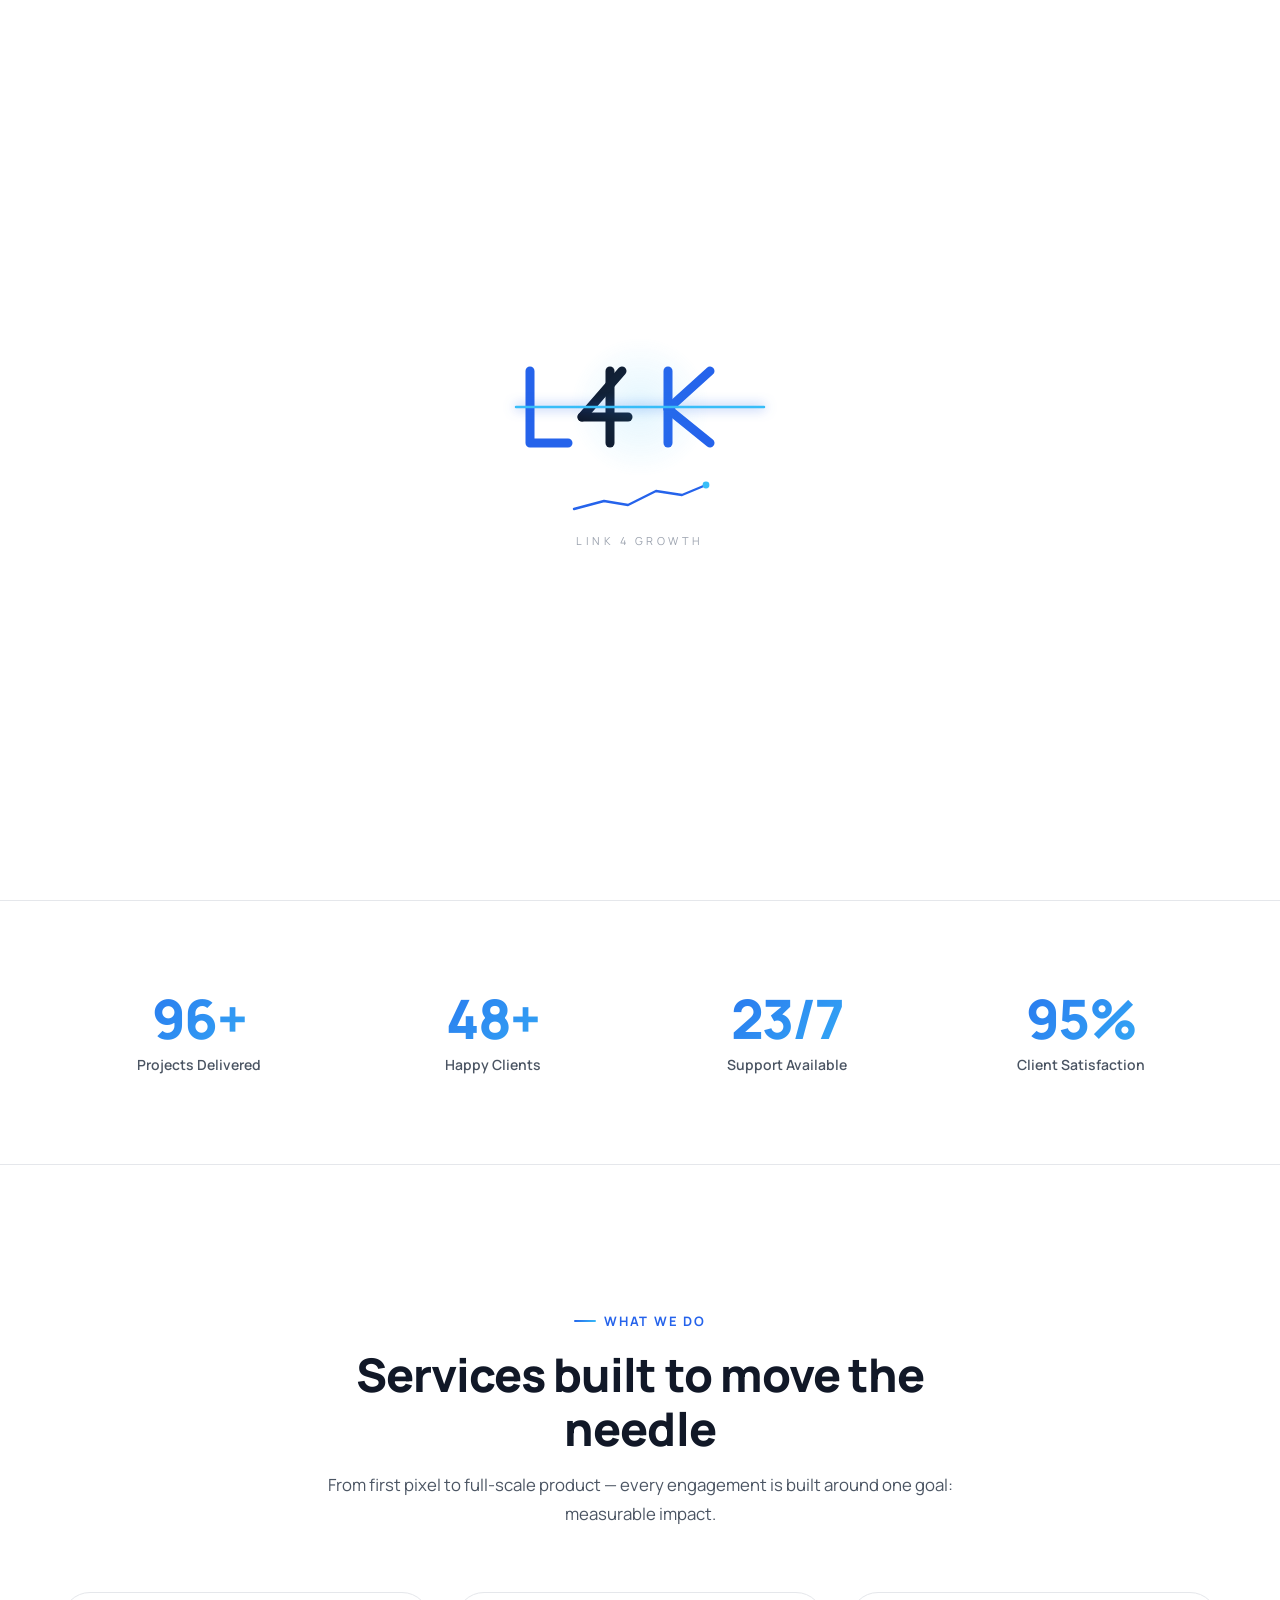
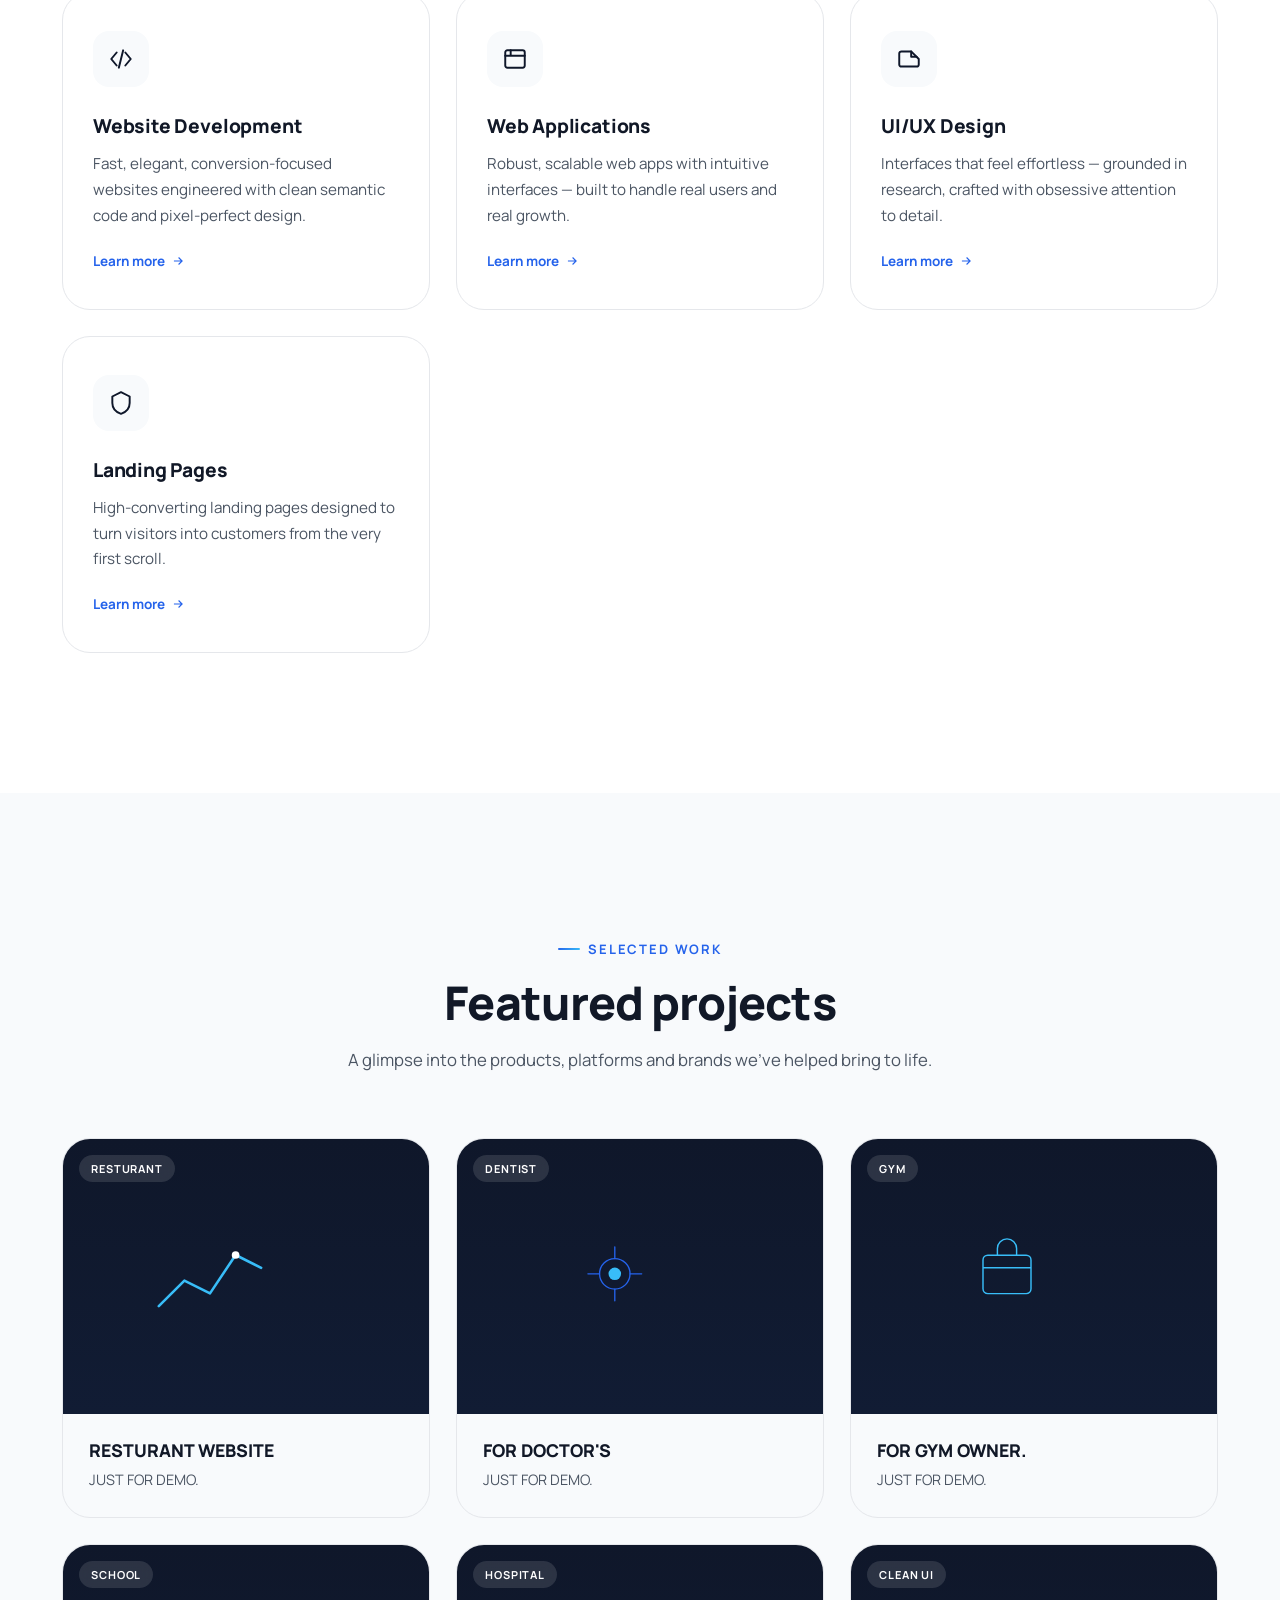
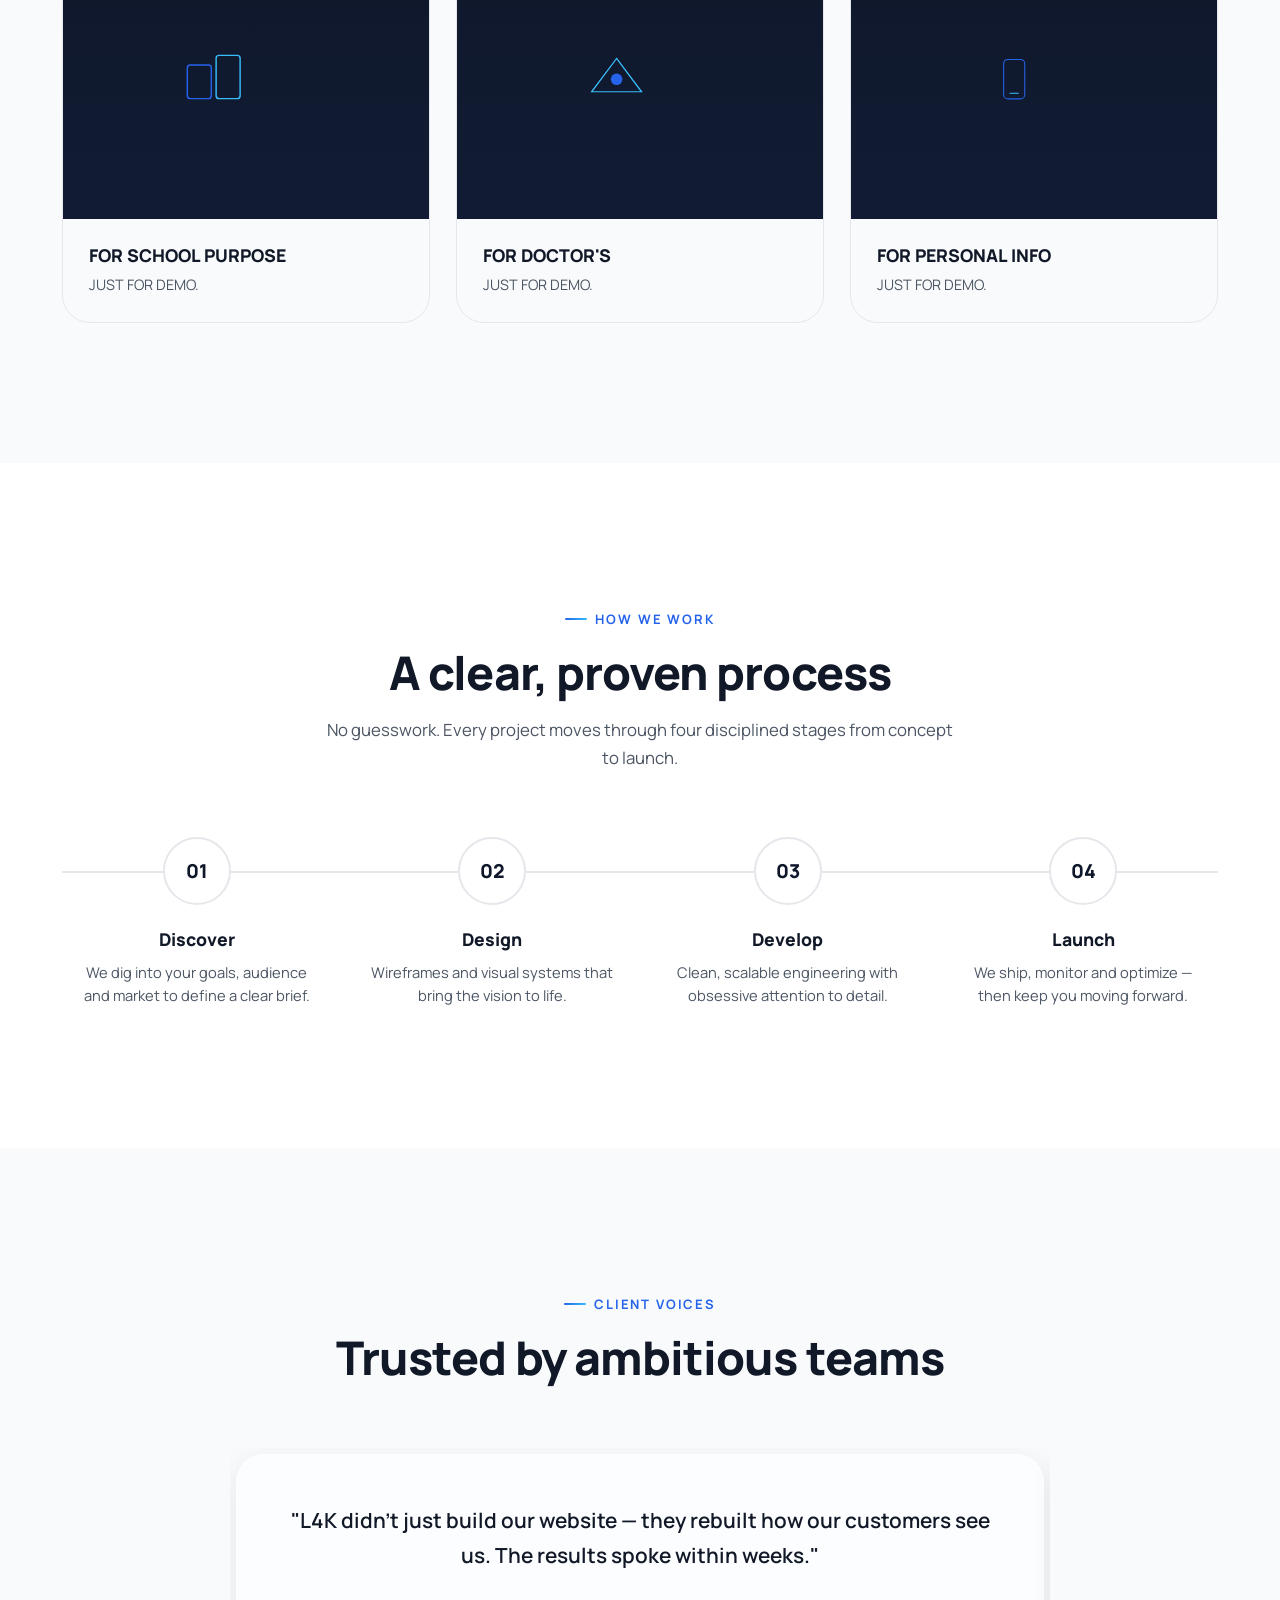
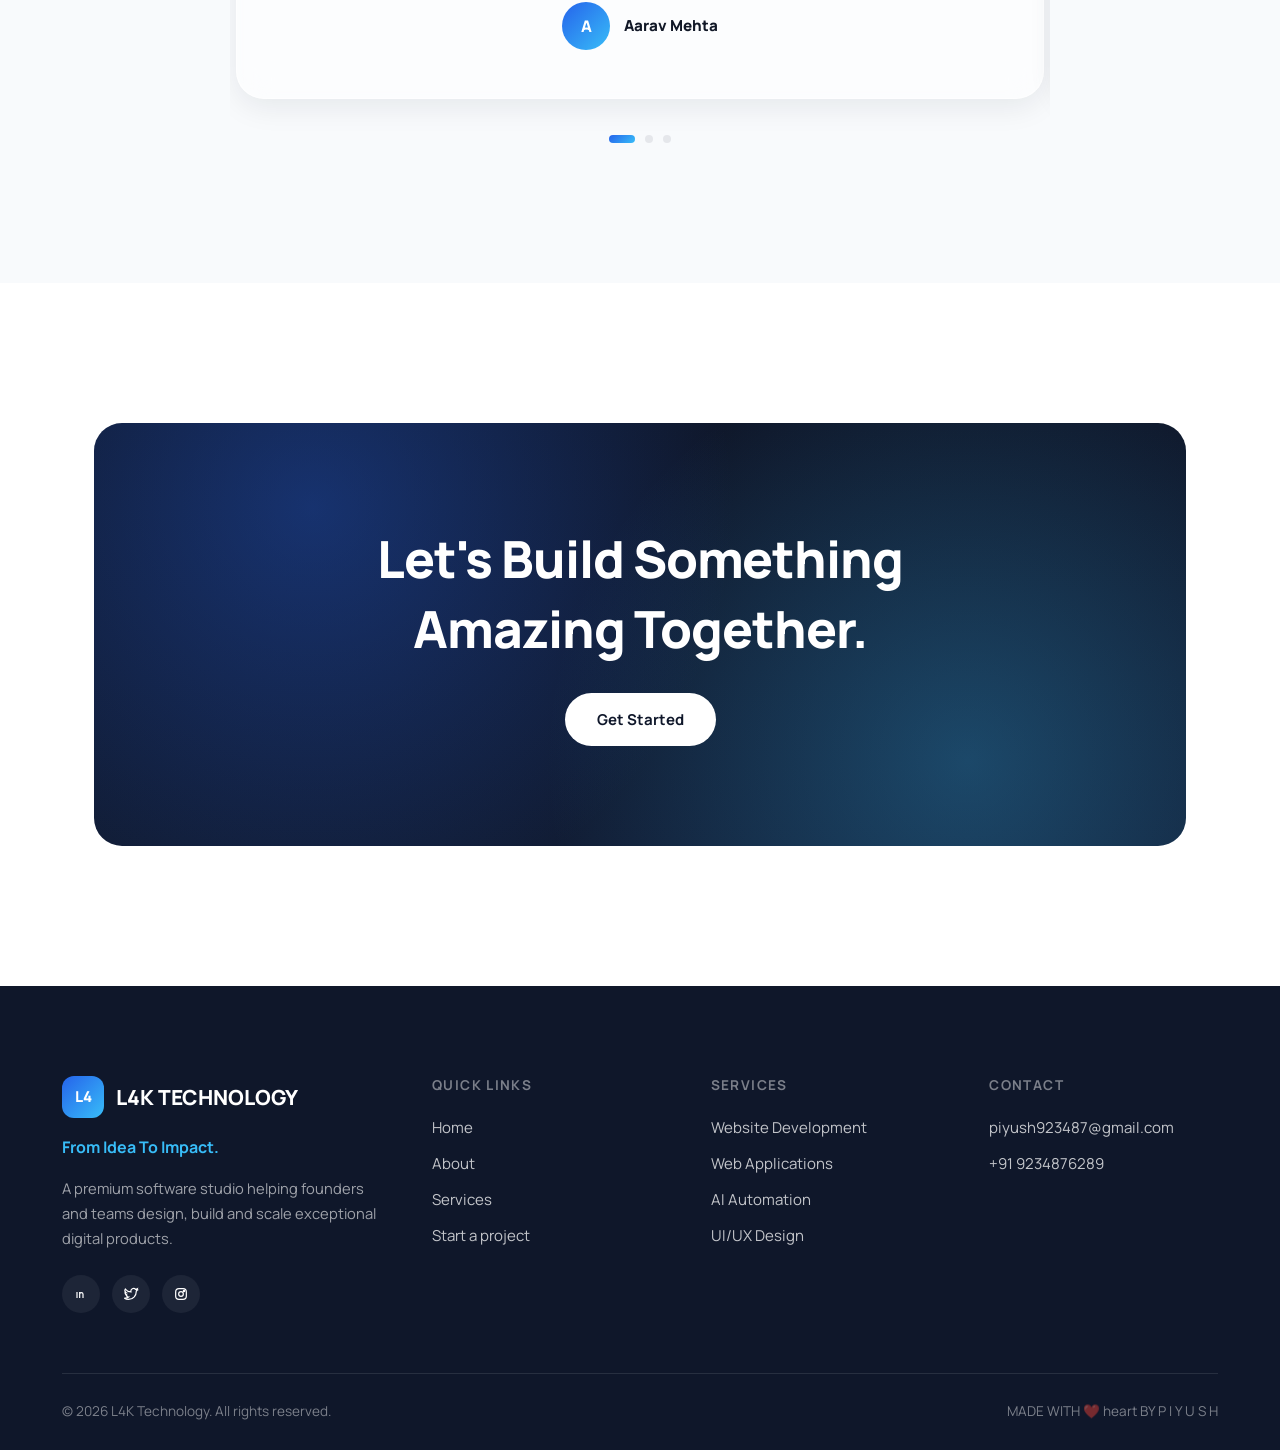
<file: index.html>
<!DOCTYPE html>
<html lang="en">
<head>
<meta charset="UTF-8">
<meta name="viewport" content="width=device-width, initial-scale=1.0">
<title>L4K Technology — From Idea To Impact</title>
<meta name="description" content="L4K Technology is a premium software studio building websites, brands, and AI-powered digital products. From Idea To Impact.">
<link rel="preconnect" href="https://fonts.googleapis.com">
<link rel="preconnect" href="https://fonts.gstatic.com" crossorigin>
<link href="https://fonts.googleapis.com/css2?family=Manrope:wght@400;500;600;700;800&display=swap" rel="stylesheet">
<link rel="stylesheet" href="style.css">
</head>
<body>

<!-- ============ LOADER ============ -->
<div id="loader" aria-hidden="true">
  <div class="loader-inner">
    <div class="loader-logo">
      <svg viewBox="0 0 260 110" fill="none" xmlns="http://www.w3.org/2000/svg">
        <!-- L -->
        <path class="stroke-draw" style="--len:110" d="M20,18 L20,90 L58,90" stroke="#2563EB" stroke-width="9" stroke-linecap="round" stroke-linejoin="round"/>
        <!-- 4 -->
        <g>
          <path class="four-piece" style="animation-delay:.55s" d="M100,18 L100,90" stroke="#0F172A" stroke-width="9" stroke-linecap="round"/>
          <path class="four-piece" style="animation-delay:.68s" d="M112,18 L72,64" stroke="#0F172A" stroke-width="9" stroke-linecap="round"/>
          <path class="four-piece" style="animation-delay:.8s" d="M72,64 L118,64" stroke="#0F172A" stroke-width="9" stroke-linecap="round"/>
        </g>
        <!-- K -->
        <g class="k-slide" style="animation-delay:1.05s">
          <path d="M158,18 L158,90" stroke="#2563EB" stroke-width="9" stroke-linecap="round"/>
          <path d="M158,56 L200,18" stroke="#2563EB" stroke-width="9" stroke-linecap="round"/>
          <path d="M158,56 L200,90" stroke="#2563EB" stroke-width="9" stroke-linecap="round"/>
        </g>
        <!-- connection glow line -->
        <path class="connect-line" d="M6,54 L254,54" stroke="#38BDF8" stroke-width="2.5" stroke-linecap="round"/>
        <!-- glow behind logo -->
        <circle class="logo-glow" cx="130" cy="54" r="70" fill="url(#glowGrad)"/>
        <defs>
          <radialGradient id="glowGrad" cx="50%" cy="50%" r="50%">
            <stop offset="0%" stop-color="#38BDF8" stop-opacity="0.25"/>
            <stop offset="100%" stop-color="#38BDF8" stop-opacity="0"/>
          </radialGradient>
        </defs>
      </svg>
    </div>
    <svg class="loader-graph" viewBox="0 0 140 34" fill="none" xmlns="http://www.w3.org/2000/svg">
      <path d="M4,28 L34,20 L58,24 L86,10 L112,14 L136,4" stroke="#2563EB" stroke-width="2.4" stroke-linecap="round" stroke-linejoin="round"/>
      <circle cx="136" cy="4" r="3.4" fill="#38BDF8"/>
    </svg>
    <p class="loader-caption">Link 4 Growth</p>
  </div>
</div>

<!-- ============ NAVBAR ============ -->
<header class="navbar" id="navbar">
  <div class="nav-inner">
    <a href="index.html" class="nav-logo">
      <span class="mark">L</span>
      L4K TECHNOLOGY
    </a>
    <nav class="nav-links" id="navLinks">
      <a href="index.html" class="active">Home</a>
      <a href="about.html">About</a>
      <a href="service.html">Services</a>
     
      <a href="contact.html">Contact</a>
    </nav>
    <div class="nav-right">
      <a href="contact.html" class="btn btn-primary btn-sm">Start Project</a>
      <button class="nav-toggle" id="navToggle" aria-label="Toggle menu">
        <span></span><span></span><span></span>
      </button>
    </div>
  </div>
</header>

<!-- ============ HERO ============ -->
<section class="hero">
  <div class="hero-bg-glow"><span class="g1"></span><span class="g2"></span></div>
  <div class="container hero-grid">
    <div class="hero-copy">
      <span class="hero-tag"><span class="dot">L4K</span> Premium Software Studio</span>

      <div class="headline-wrap">
        <h1 class="headline">WE BUILD <span class="accent-word">WEBSITES</span></h1>
        <h1 class="headline">WE BUILD <span class="accent-word">BRANDS</span></h1>
        <h1 class="headline">WE BUILD <span class="accent-word">STARTUPS</span></h1>
        <h1 class="headline">WE BUILD <span class="accent-word">AI SOLUTIONS</span></h1>
        <h1 class="headline">WE BUILD <span class="accent-word">DIGITAL PRODUCTS</span></h1>
        <h1 class="headline">WE BUILD <span class="accent-word">YOUR FUTURE</span></h1>
        <h1 class="headline">WE BUILD <span class="accent-word">SUCCESS</span></h1>
        <h1 class="headline">WE BUILD <span class="accent-word">EXPERIENCES</span></h1>
      </div>

      <p class="hero-tagline">From Idea To Impact.</p>
      <p class="hero-desc">L4K Technology is a premium product studio for founders and teams who refuse to settle for ordinary. We design, build and scale websites, brands and AI‑driven products — turning early ideas into experiences people remember.</p>

      <div class="hero-actions">
        <a href="contact.html" class="btn btn-primary">Start Project</a>
        
      </div>
    </div>

    <div class="hero-visual">
      <svg viewBox="0 0 480 480" fill="none" xmlns="http://www.w3.org/2000/svg">
        <defs>
          <linearGradient id="lineGrad" x1="0" y1="0" x2="1" y2="1">
            <stop offset="0%" stop-color="#2563EB"/>
            <stop offset="100%" stop-color="#38BDF8"/>
          </linearGradient>
          <radialGradient id="nodeGlow" cx="50%" cy="50%" r="50%">
            <stop offset="0%" stop-color="#38BDF8" stop-opacity=".55"/>
            <stop offset="100%" stop-color="#38BDF8" stop-opacity="0"/>
          </radialGradient>
        </defs>

        <circle cx="240" cy="240" r="230" fill="none" stroke="#E5E7EB" stroke-width="1" opacity="0.6"/>
        <circle cx="240" cy="240" r="170" fill="none" stroke="#E5E7EB" stroke-width="1" opacity="0.5"/>

        <!-- connecting lines (link for growth) -->
        <g stroke="url(#lineGrad)" stroke-width="2" stroke-linecap="round">
          <path d="M120,340 L240,240" opacity="0.85"><animate attributeName="opacity" values="0.3;0.9;0.3" dur="3.4s" repeatCount="indefinite"/></path>
          <path d="M240,240 L360,150" opacity="0.85"><animate attributeName="opacity" values="0.9;0.3;0.9" dur="3.4s" repeatCount="indefinite"/></path>
          <path d="M240,240 L370,300" opacity="0.7"><animate attributeName="opacity" values="0.3;0.8;0.3" dur="4.2s" repeatCount="indefinite"/></path>
          <path d="M240,240 L130,150" opacity="0.7"><animate attributeName="opacity" values="0.8;0.3;0.8" dur="4.2s" repeatCount="indefinite"/></path>
          <path d="M240,240 L240,90" opacity="0.6"><animate attributeName="opacity" values="0.2;0.7;0.2" dur="5s" repeatCount="indefinite"/></path>
        </g>

        <!-- growth ascending line -->
        <path d="M90,360 L170,320 L230,350 L300,260 L360,280 L410,180" stroke="url(#lineGrad)" stroke-width="3" fill="none" stroke-linecap="round" stroke-linejoin="round" opacity="0.9"/>

        <!-- nodes -->
        <g>
          <circle cx="240" cy="240" r="46" fill="url(#nodeGlow)"/>
          <circle cx="240" cy="240" r="15" fill="#0F172A"/>
          <circle cx="240" cy="240" r="15" fill="none" stroke="#38BDF8" stroke-width="1.5"/>

          <circle cx="120" cy="340" r="9" fill="#2563EB"/>
          <circle cx="360" cy="150" r="9" fill="#38BDF8"/>
          <circle cx="370" cy="300" r="7" fill="#2563EB"/>
          <circle cx="130" cy="150" r="7" fill="#38BDF8"/>
          <circle cx="240" cy="90" r="7" fill="#2563EB"/>
          <circle cx="410" cy="180" r="8" fill="#0F172A"/>

          <g>
            <circle cx="240" cy="240" r="15" fill="none" stroke="#2563EB" stroke-width="1">
              <animate attributeName="r" values="15;60;15" dur="3.6s" repeatCount="indefinite"/>
              <animate attributeName="opacity" values="0.6;0;0.6" dur="3.6s" repeatCount="indefinite"/>
            </circle>
          </g>
        </g>

        <!-- floating micro elements -->
        <circle cx="70" cy="120" r="4" fill="#38BDF8" opacity="0.6">
          <animate attributeName="cy" values="120;100;120" dur="4s" repeatCount="indefinite"/>
        </circle>
        <circle cx="420" cy="380" r="5" fill="#2563EB" opacity="0.5">
          <animate attributeName="cy" values="380;360;380" dur="5s" repeatCount="indefinite"/>
        </circle>
        <rect x="55" y="380" width="10" height="10" rx="3" fill="#0F172A" opacity="0.5">
          <animate attributeName="y" values="380;395;380" dur="4.6s" repeatCount="indefinite"/>
        </rect>
      </svg>
    </div>
  </div>

  <div class="scroll-cue"><span>Scroll</span><span class="line"></span></div>
</section>

<!-- ============ STATS ============ -->
<section class="stats-section">
  <div class="container stats-grid">
    <div class="stat-item reveal"><div class="stat-number" data-count="100+">0</div><div class="stat-label">Projects Delivered</div></div>
    <div class="stat-item reveal" style="transition-delay:.1s"><div class="stat-number" data-count="50+">0</div><div class="stat-label">Happy Clients</div></div>
    <div class="stat-item reveal" style="transition-delay:.2s"><div class="stat-number" data-count="24/7">0</div><div class="stat-label">Support Available</div></div>
    <div class="stat-item reveal" style="transition-delay:.3s"><div class="stat-number" data-count="99%">0</div><div class="stat-label">Client Satisfaction</div></div>
  </div>
</section>

<!-- ============ SERVICES PREVIEW ============ -->
<section class="section-pad" id="services">
  <div class="container">
    <div class="section-head reveal">
      <span class="eyebrow">What We Do</span>
      <h2>Services built to move the needle</h2>
      <p>From first pixel to full-scale product — every engagement is built around one goal: measurable impact.</p>
    </div>

    <div class="services-grid">
      <div class="service-card reveal" style="transition-delay:0s">
        <div class="service-icon"><svg viewBox="0 0 24 24" fill="none" stroke-width="1.8" stroke-linecap="round" stroke-linejoin="round"><path d="M8 6 3 12l5 6M16 6l5 6-5 6M14 4l-4 16"/></svg></div>
        <h3>Website Development</h3>
        <p>Fast, elegant, conversion-focused websites engineered with clean semantic code and pixel-perfect design.</p>
        <a href="https://en.wikipedia.org/wiki/Web_development" target="_blank" class="service-link">Learn more <svg viewBox="0 0 24 24" fill="none" stroke="currentColor" stroke-width="2"><path d="M5 12h14M13 6l6 6-6 6"/></svg></a>
      </div>

      <div class="service-card reveal" style="transition-delay:.08s">
        <div class="service-icon"><svg viewBox="0 0 24 24" fill="none" stroke-width="1.8" stroke-linecap="round" stroke-linejoin="round"><rect x="3" y="4" width="18" height="16" rx="2"/><path d="M3 9h18M8 4v5"/></svg></div>
        <h3>Web Applications</h3>
        <p>Robust, scalable web apps with intuitive interfaces — built to handle real users and real growth.</p>
        <a href="https://en.wikipedia.org/wiki/Web_application" target="_blank" class="service-link">Learn more <svg viewBox="0 0 24 24" fill="none" stroke="currentColor" stroke-width="2"><path d="M5 12h14M13 6l6 6-6 6"/></svg></a>
      </div>

      
      <div class="service-card reveal" style="transition-delay:0s">
        <div class="service-icon"><svg viewBox="0 0 24 24" fill="none" stroke-width="1.8" stroke-linecap="round" stroke-linejoin="round"><path d="M3 17V7a2 2 0 0 1 2-2h9l7 7v5a2 2 0 0 1-2 2H5a2 2 0 0 1-2-2Z"/><path d="M14 5v5h5"/></svg></div>
        <h3>UI/UX Design</h3>
        <p>Interfaces that feel effortless — grounded in research, crafted with obsessive attention to detail.</p>
        <a href="https://en.wikipedia.org/wiki/User_interface_design" target="_blank" class="service-link">Learn more <svg viewBox="0 0 24 24" fill="none" stroke="currentColor" stroke-width="2"><path d="M5 12h14M13 6l6 6-6 6"/></svg></a>
      </div>

      <div class="service-card reveal" style="transition-delay:.08s">
        <div class="service-icon"><svg viewBox="0 0 24 24" fill="none" stroke-width="1.8" stroke-linecap="round" stroke-linejoin="round"><path d="M12 2 4 6v6c0 5 3.5 8.5 8 10 4.5-1.5 8-5 8-10V6l-8-4Z"/></svg></div>
        <h3>Landing Pages</h3>
        <p>High-converting landing pages designed to turn visitors into customers from the very first scroll.</p>
        <a href="https://en.wikipedia.org/wiki/Landing_page" target="_blank" class="service-link">Learn more <svg viewBox="0 0 24 24" fill="none" stroke="currentColor" stroke-width="2"><path d="M5 12h14M13 6l6 6-6 6"/></svg></a>
      </div>
    </div>
  </div>
</section>

<!-- ============ FEATURED PROJECTS ============ -->
<section class="section-pad" style="background:var(--surface)" id="work">
  <div class="container">
    <div class="section-head reveal">
      <span class="eyebrow">Selected Work</span>
      <h2>Featured projects</h2>
      <p>A glimpse into the products, platforms and brands we've helped bring to life.</p>
    </div>

    <div class="portfolio-grid">
      <div class="portfolio-card reveal-scale">
        <div class="portfolio-media">
          <span class="portfolio-tag">RESTURANT</span>
          <a href="https://bestpiyush.netlify.app/" target="_blank"><svg viewBox="0 0 200 160" width="200"><path d="M20,130 L60,90 L100,110 L140,50 L180,70" stroke="#38BDF8" stroke-width="4" fill="none" stroke-linecap="round" stroke-linejoin="round"/><circle cx="140" cy="50" r="6" fill="#fff"/></svg></a>
        </div>
        <div class="portfolio-body"><h3>RESTURANT WEBSITE</h3><p>JUST FOR DEMO.</p></div>
      </div>

      <div class="portfolio-card reveal-scale" style="transition-delay:.08s">
        <div class="portfolio-media">
          <span class="portfolio-tag">DENTIST</span>
          <a href="https://piyushdentist.netlify.app/" target="_blank"><svg viewBox="0 0 200 160" width="140"><circle cx="100" cy="80" r="34" fill="none" stroke="#2563EB" stroke-width="3"/><circle cx="100" cy="80" r="14" fill="#38BDF8"/><path d="M100,46 V20 M100,114 V140 M66,80 H40 M134,80 H160" stroke="#2563EB" stroke-width="3" stroke-linecap="round"/></svg></a>
        </div>
        <div class="portfolio-body"><h3>FOR DOCTOR'S</h3><p>JUST FOR DEMO.</p></div>
      </div>

      <div class="portfolio-card reveal-scale" style="transition-delay:.16s">
        <div class="portfolio-media">
          <span class="portfolio-tag">GYM</span>
          <a href="https://piyushgym.netlify.app/" target="_blank"><svg viewBox="0 0 200 160" width="150"><rect x="50" y="40" width="100" height="80" rx="10" fill="none" stroke="#38BDF8" stroke-width="3"/><path d="M50,66 H150 M80,40 V26 a20,20 0 0 1 40,0 V40" stroke="#38BDF8" stroke-width="3" fill="none"/></svg></a>
        </div>
        <div class="portfolio-body"><h3>FOR GYM OWNER.</h3><p>JUST FOR DEMO.</p></div>
      </div>

      <div class="portfolio-card reveal-scale">
        <div class="portfolio-media">
          <span class="portfolio-tag">SCHOOL</span>
         <a href="https://piyushschool.netlify.app/" target="_blank"> <svg viewBox="0 0 200 160" width="150"><rect x="34" y="50" width="50" height="70" rx="6" fill="none" stroke="#2563EB" stroke-width="3"/><rect x="94" y="30" width="50" height="90" rx="6" fill="none" stroke="#38BDF8" stroke-width="3"/></svg></a>
        </div>
        <div class="portfolio-body"><h3>FOR SCHOOL PURPOSE</h3><p>JUST FOR DEMO.</p></div>
      </div>

      <div class="portfolio-card reveal-scale" style="transition-delay:.08s">
        <div class="portfolio-media">
          <span class="portfolio-tag">HOSPITAL</span>
          <a href="https://piyushhospital.netlify.app/" target="_blank"><svg viewBox="0 0 200 160" width="130"><polygon points="100,30 160,110 40,110" fill="none" stroke="#38BDF8" stroke-width="3"/><circle cx="100" cy="80" r="14" fill="#2563EB"/></svg></a>
        </div>
        <div class="portfolio-body"><h3>FOR DOCTOR'S</h3><p>JUST FOR DEMO.</p></div>
      </div>

      <div class="portfolio-card reveal-scale" style="transition-delay:.16s">
        <div class="portfolio-media">
          <span class="portfolio-tag">CLEAN UI</span>
          <a href="https://learnwithpiyush.netlify.app/" target="_blank"><svg viewBox="0 0 200 160" width="110"><rect x="70" y="24" width="60" height="112" rx="12" fill="none" stroke="#2563EB" stroke-width="3"/><line x1="88" y1="120" x2="112" y2="120" stroke="#38BDF8" stroke-width="3" stroke-linecap="round"/></svg></a>
        </div>
        <div class="portfolio-body"><h3>FOR PERSONAL INFO</h3><p>JUST FOR DEMO.</p></div>
      </div>
    </div>
  </div>
</section>

<!-- ============ PROCESS ============ -->
<section class="section-pad" id="process">
  <div class="container">
    <div class="section-head reveal">
      <span class="eyebrow">How We Work</span>
      <h2>A clear, proven process</h2>
      <p>No guesswork. Every project moves through four disciplined stages from concept to launch.</p>
    </div>

    <div class="process-track">
      <div class="process-step reveal">
        <div class="process-num">01</div>
        <h3>Discover</h3>
        <p>We dig into your goals, audience and market to define a clear brief.</p>
      </div>
      <div class="process-step reveal" style="transition-delay:.08s">
        <div class="process-num">02</div>
        <h3>Design</h3>
        <p>Wireframes and visual systems that bring the vision to life.</p>
      </div>
      <div class="process-step reveal" style="transition-delay:.16s">
        <div class="process-num">03</div>
        <h3>Develop</h3>
        <p>Clean, scalable engineering with obsessive attention to detail.</p>
      </div>
      <div class="process-step reveal" style="transition-delay:.24s">
        <div class="process-num">04</div>
        <h3>Launch</h3>
        <p>We ship, monitor and optimize — then keep you moving forward.</p>
      </div>
    </div>
  </div>
</section>

<!-- ============ TESTIMONIALS ============ -->
<section class="testimonials">
  <div class="section-pad">
    <div class="container">
      <div class="section-head reveal">
        <span class="eyebrow">Client Voices</span>
        <h2>Trusted by ambitious teams</h2>
      </div>

      <div class="testimonial-slider reveal">
        <div class="testimonial-track">
          <div class="testimonial-card">
            <div class="glass-card">
              <p class="glass-quote">"L4K didn't just build our website — they rebuilt how our customers see us. The results spoke within weeks."</p>
              <div class="glass-person">
                <div class="glass-avatar">A</div>
                <div><div class="glass-name">Aarav Mehta</div><div class="glass-role"></div></div>
              </div>
            </div>
          </div>
          <div class="testimonial-card">
            <div class="glass-card">
              <p class="glass-quote">"Their attention to detail is unmatched. Every animation, every pixel felt intentional and premium."</p>
              <div class="glass-person">
                <div class="glass-avatar">S</div>
                <div><div class="glass-name">Sara Kapoor</div><div class="glass-role"></div></div>
              </div>
            </div>
          </div>
          <div class="testimonial-card">
            <div class="glass-card">
              <p class="glass-quote">"From idea to impact, literally. L4K shipped our MVP faster than we thought possible, without cutting corners."</p>
              <div class="glass-person">
                <div class="glass-avatar">R</div>
                <div><div class="glass-name">Rohan Iyer</div><div class="glass-role"></div></div>
              </div>
            </div>
          </div>
        </div>
        <div class="slider-dots">
          <button class="active"></button>
          <button></button>
          <button></button>
        </div>
      </div>
    </div>
  </div>
</section>

<!-- ============ CTA ============ -->
<section class="section-pad">
  <div class="container">
    <div class="cta-section reveal-scale">
      <div class="cta-content">
        <h2>Let's Build Something Amazing Together.</h2>
        <a href="contact.html" class="btn btn-light">Get Started</a>
      </div>
    </div>
  </div>
</section>

<!-- ============ FOOTER ============ -->
<footer class="footer">
  <div class="container">
    <div class="footer-top">
      <div class="footer-brand">
        <div class="footer-logo"><span class="mark">L4</span>L4K TECHNOLOGY</div>
        <div class="footer-tagline">From Idea To Impact.</div>
        <p class="footer-desc">A premium software studio helping founders and teams design, build and scale exceptional digital products.</p>
        <div class="footer-social">
          <a href="https://www.linkedin.com/in/piyush-kumar-b44915417/" target="_blank" aria-label="LinkedIn"><svg viewBox="0 0 24 24" fill="none" stroke-width="1.8"><path d="M6 9v9M6 5.5v.01M10 18v-5.5c0-1.5 1-2.5 2.5-2.5S15 11 15 12.5V18M10 9v9"/></svg></a>
          <a href="#" aria-label="Twitter"><svg viewBox="0 0 24 24" fill="none" stroke-width="1.8"><path d="M22 5.8c-.7.3-1.5.6-2.3.7.8-.5 1.5-1.3 1.8-2.3-.8.5-1.7.8-2.6 1a4 4 0 0 0-6.9 3.7A11.5 11.5 0 0 1 3.5 4.6a4 4 0 0 0 1.3 5.4c-.6 0-1.2-.2-1.7-.5v.1a4 4 0 0 0 3.3 4 4 4 0 0 1-1.8.1 4 4 0 0 0 3.8 2.8A8 8 0 0 1 2 18.2a11.4 11.4 0 0 0 6.3 1.9c7.5 0 11.6-6.4 11.6-11.9v-.5c.8-.6 1.5-1.3 2-2Z"/></svg></a>
          <a href="#" aria-label="Instagram"><svg viewBox="0 0 24 24" fill="none" stroke-width="1.8"><rect x="4" y="4" width="16" height="16" rx="5"/><circle cx="12" cy="12" r="3.5"/><circle cx="16.5" cy="7.5" r="1"/></svg></a>
        </div>
      </div>
      <div class="footer-col">
        <h4>Quick Links</h4>
        <ul>
          <li><a href="index.html">Home</a></li>
          <li><a href="about.html">About</a></li>
          <li><a href="service.html">Services</a></li>
          <li><a href="contact.html">Start a project</a></li>
        </ul>
      </div>
      <div class="footer-col">
        <h4>Services</h4>
        <ul>
          <li><a href="service.html">Website Development</a></li>
          <li><a href="service.html">Web Applications</a></li>
          <li><a href="service.html">AI Automation</a></li>
          <li><a href="service.html">UI/UX Design</a></li>
        </ul>
      </div>
      <div class="footer-col">
        <h4>Contact</h4>
        <ul>
          <li><a href="mailto:piyush923487@gmail.com">piyush923487@gmail.com</a></li>
          <li><a href="tel:+919234876289">+91 9234876289</a></li>
          
        </ul>
      </div>
    </div>
    <div class="footer-bottom">
      <span>© 2026 L4K Technology. All rights reserved.</span>
      <span>MADE WITH ❤️ heart  BY <a href="https://logiclabweb.netlify.app/" target="_blank" > P I Y U S H</a></span>
    </div>
  </div>
</footer>

<script src="script.js"></script>
</body>
</html>
</file>
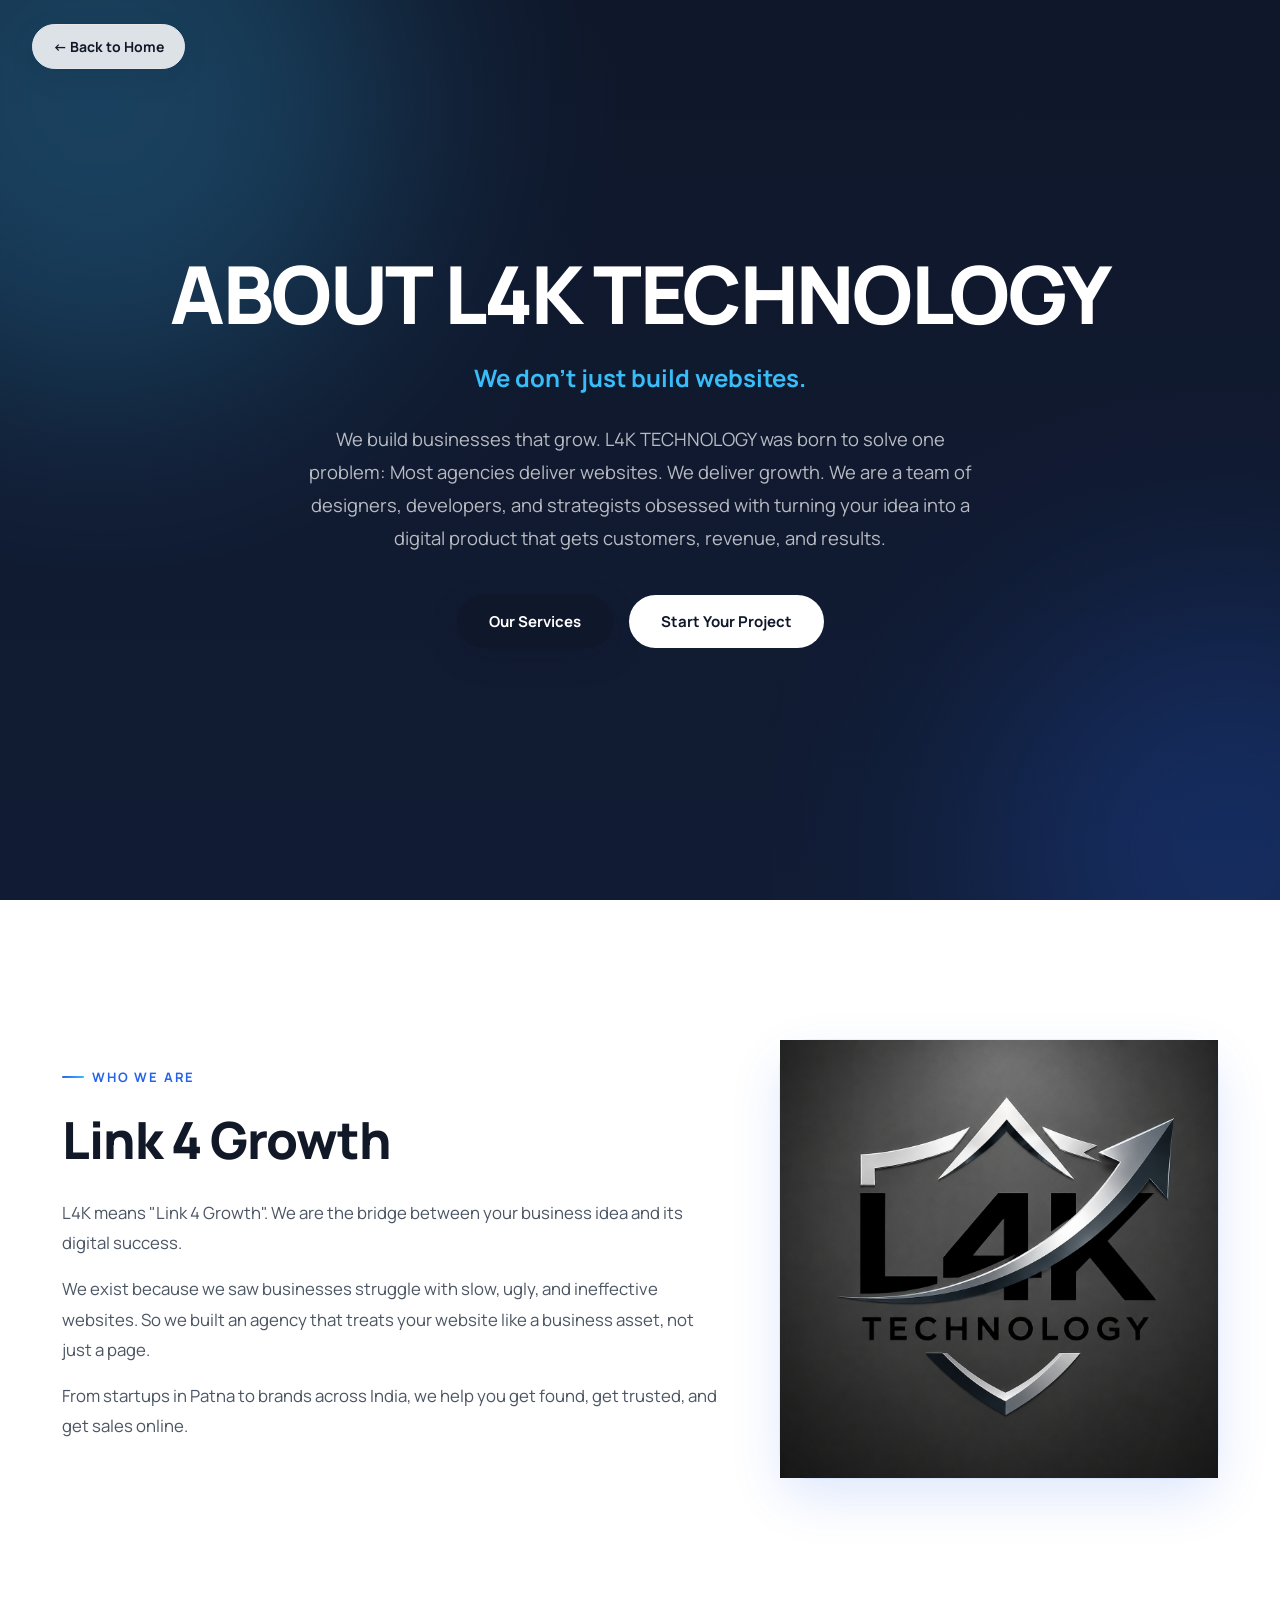
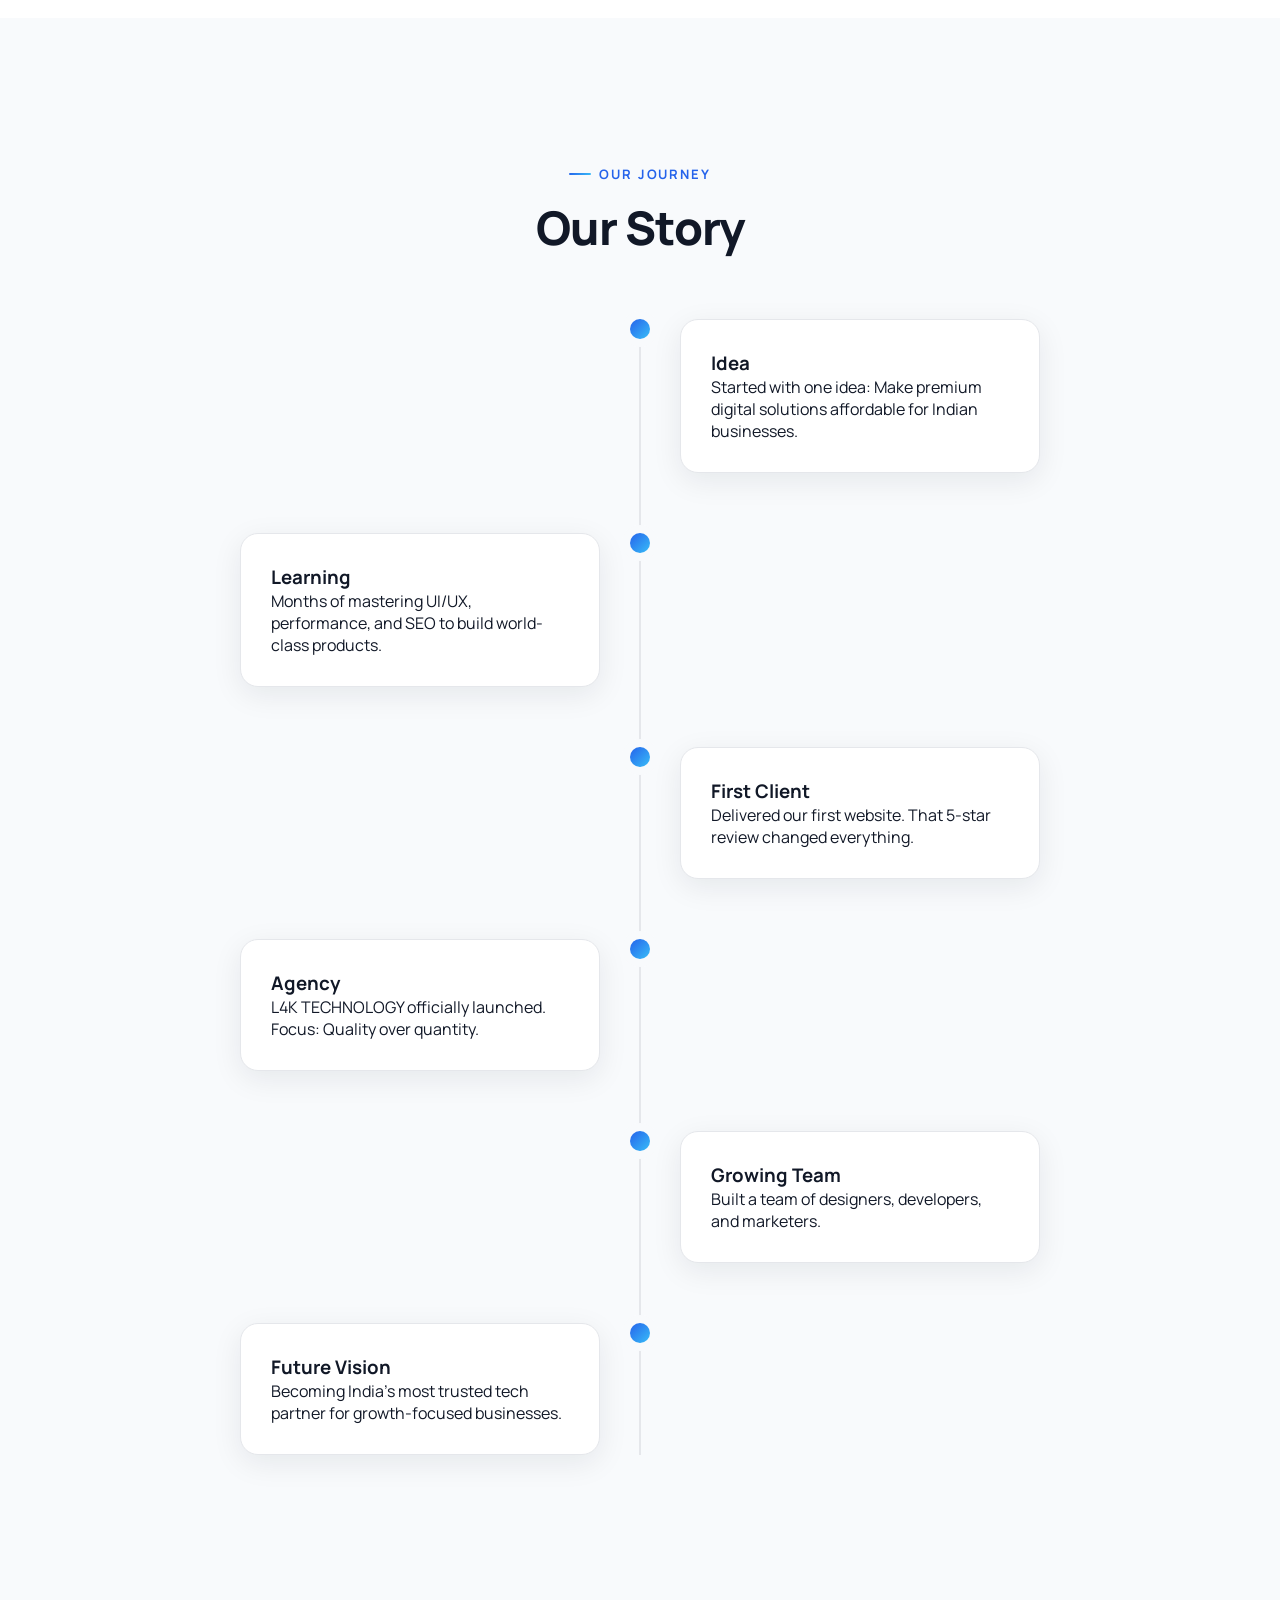
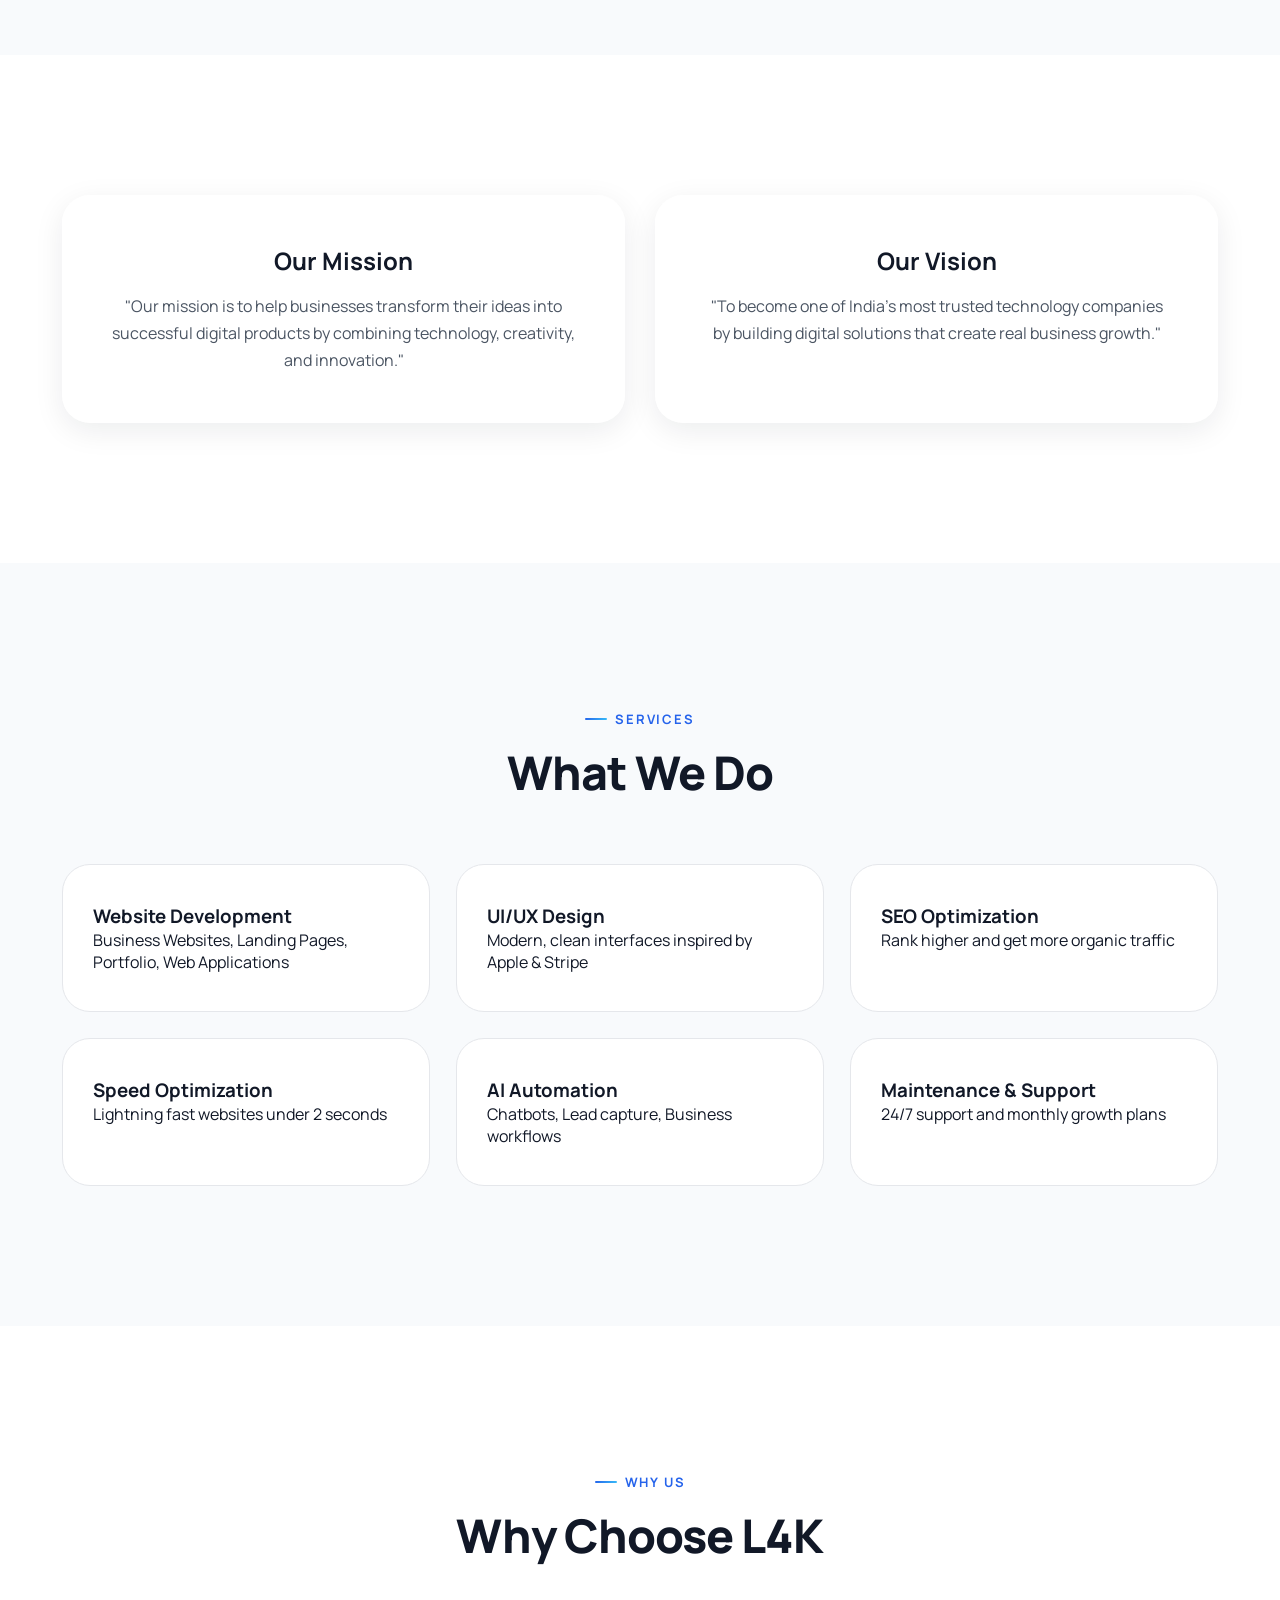
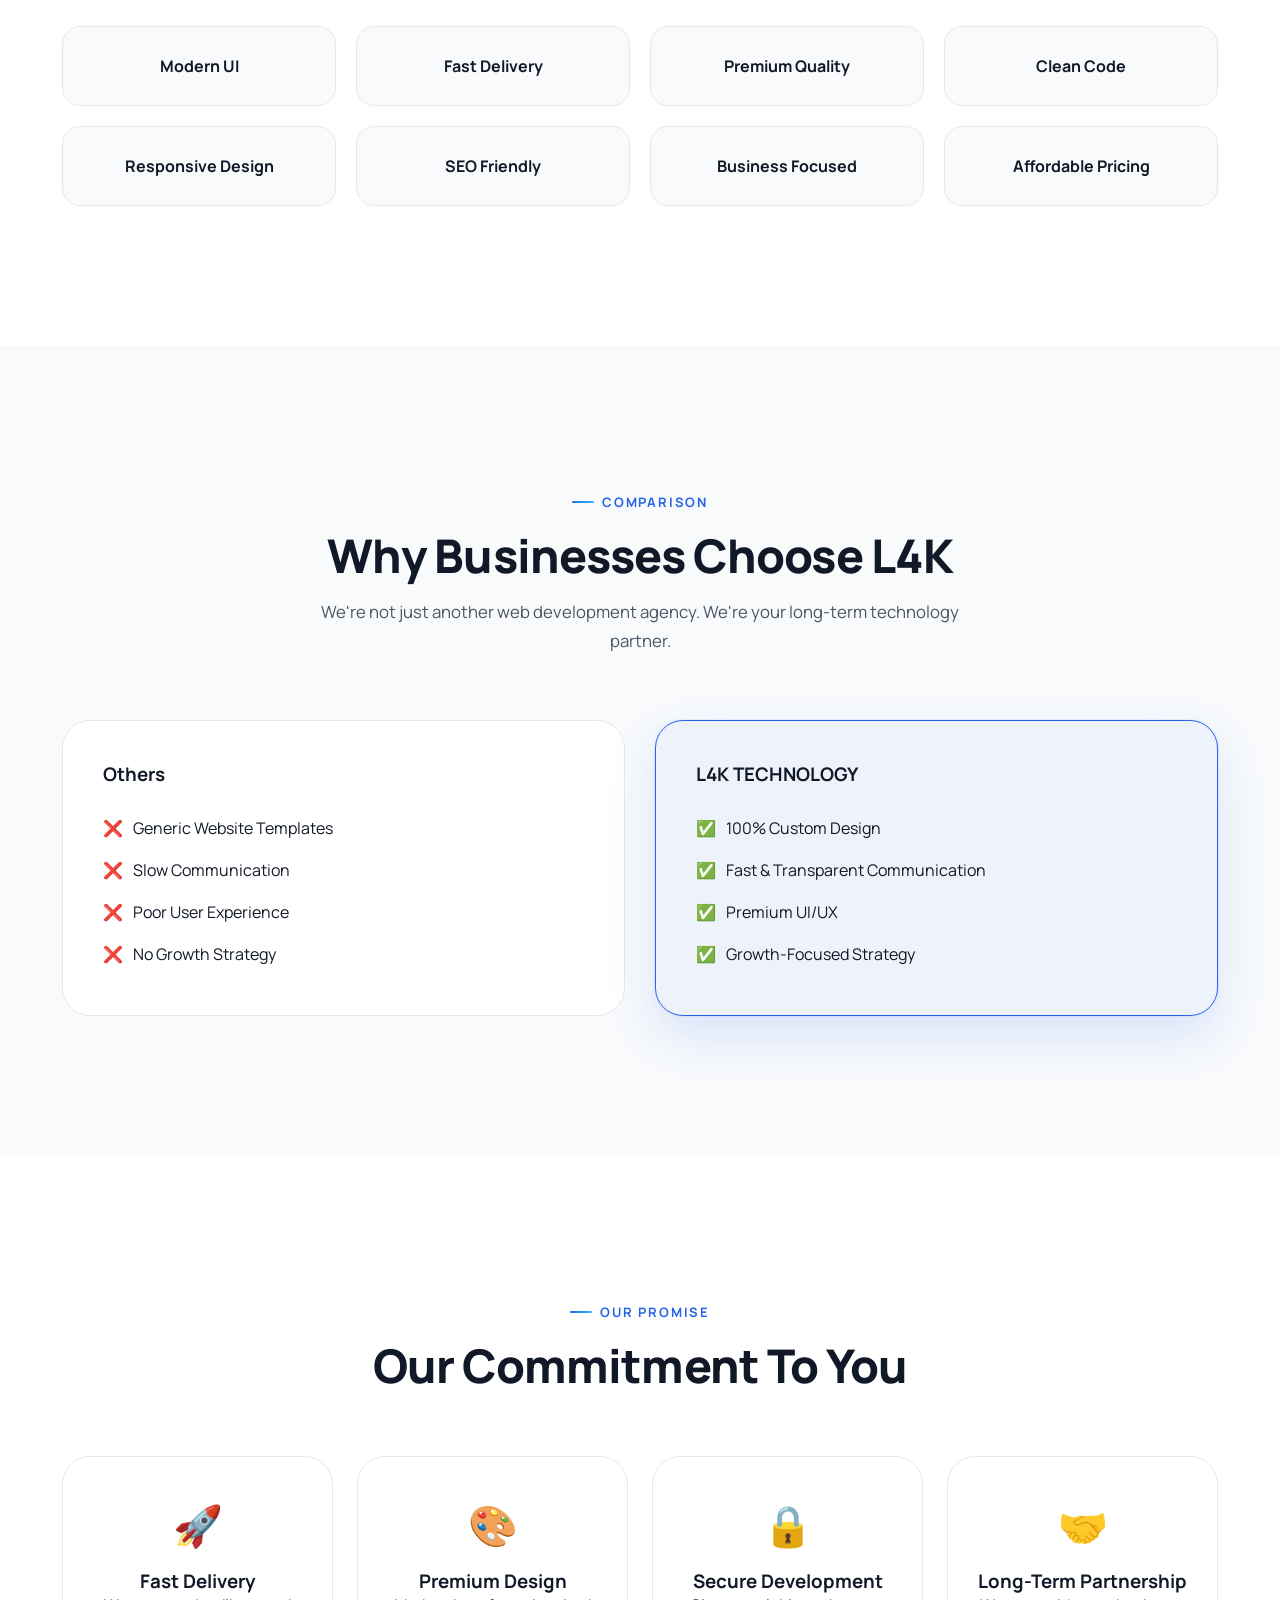
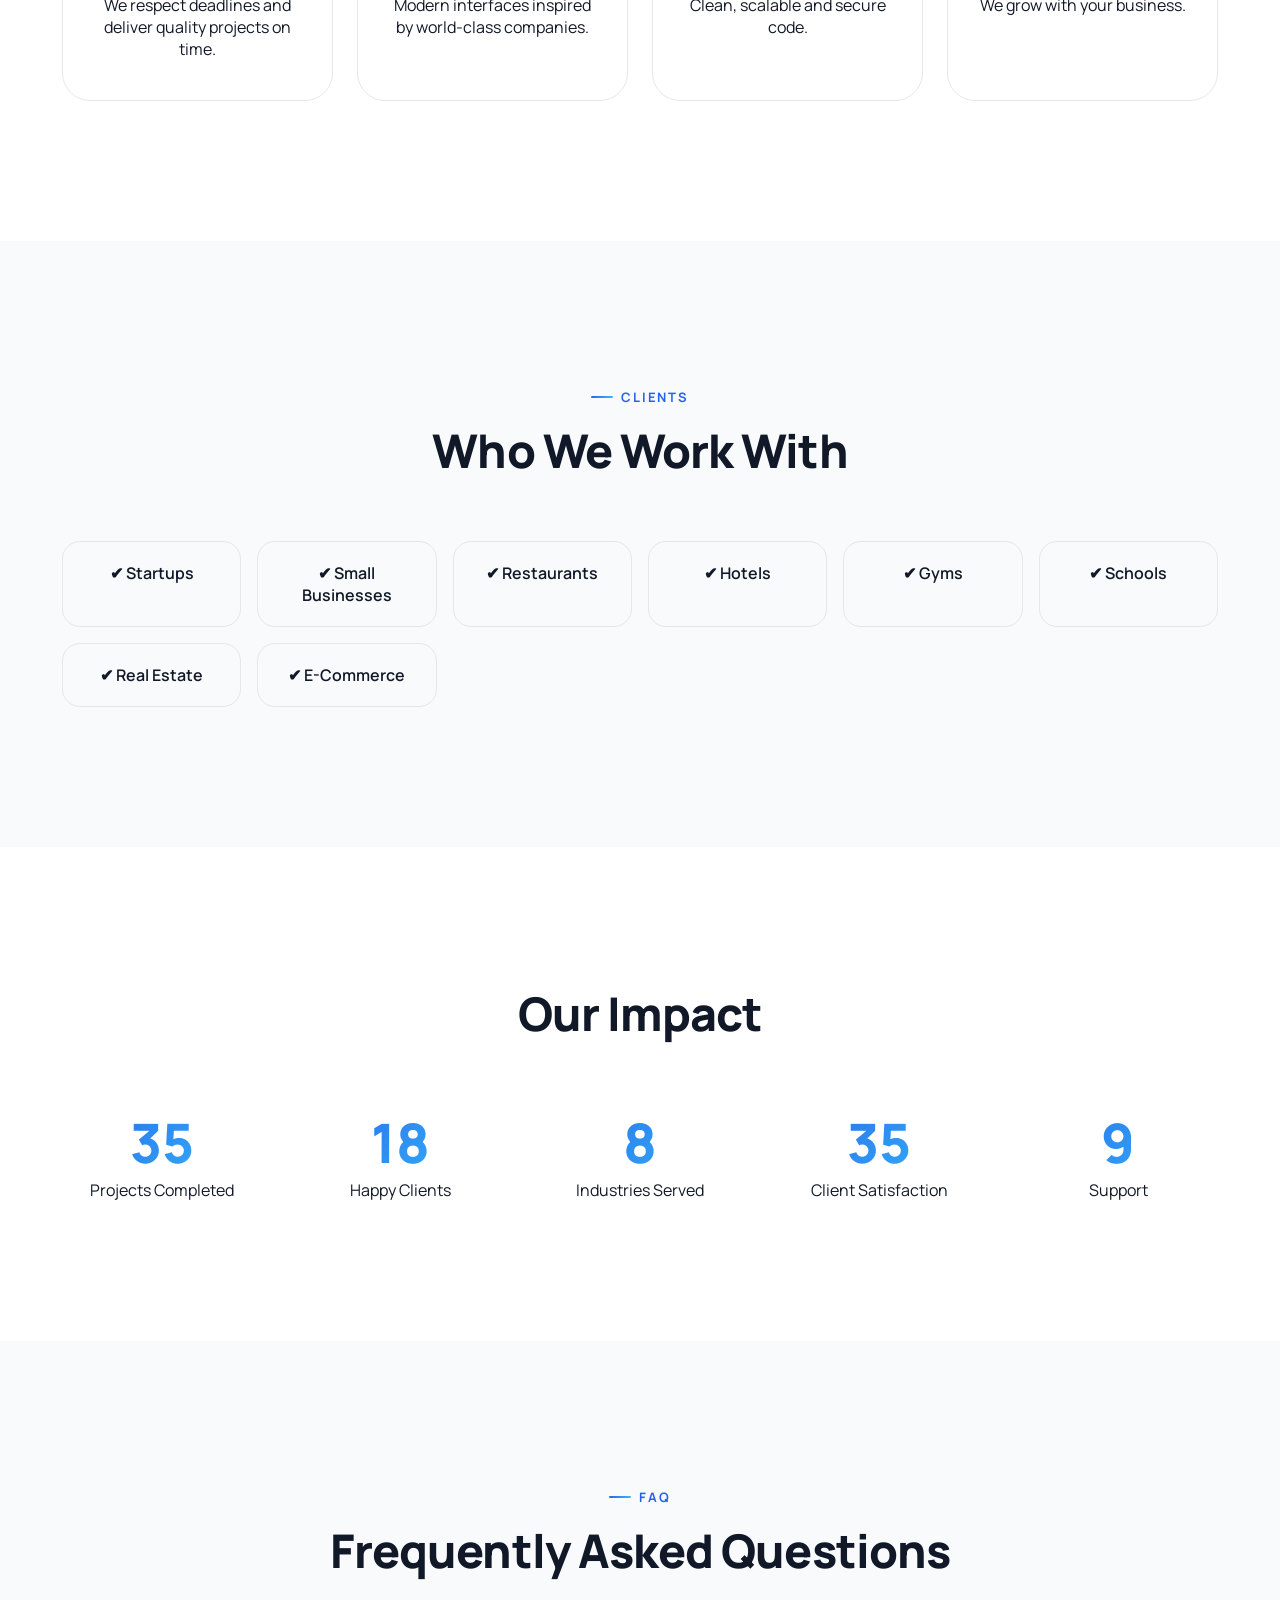
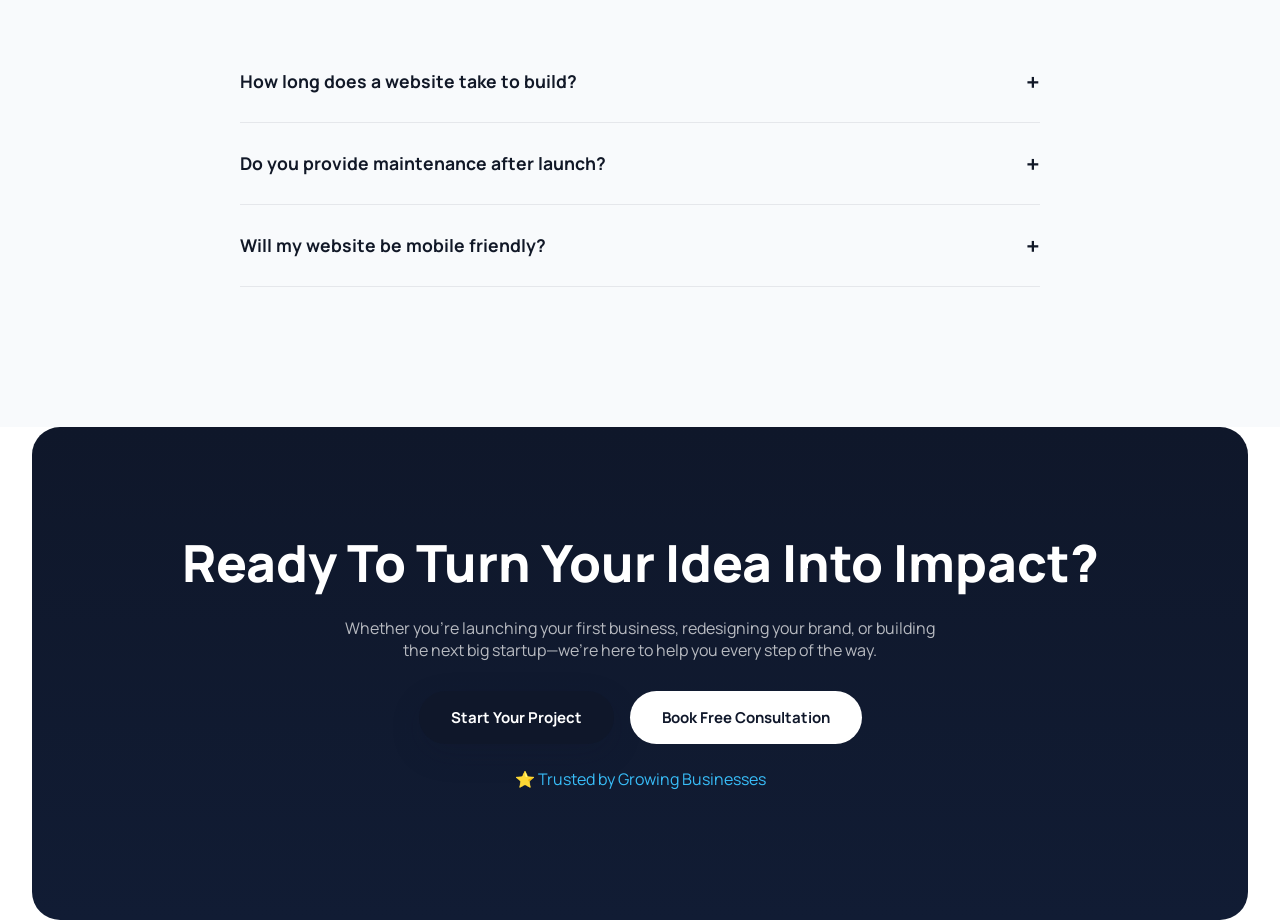
<file: about.html>
<!DOCTYPE html>
<html lang="en">
<head>
  <meta charset="UTF-8">
  <meta name="viewport" content="width=device-width, initial-scale=1.0">
  <title>About Us - L4K TECHNOLOGY | From Idea To Impact</title>
  <link href="https://fonts.googleapis.com/css2?family=Manrope:wght@300;400;500;600;700;800&display=swap" rel="stylesheet">
  
<style>
/* ============================================================
   L4K TECHNOLOGY — About Page | Matches Home Page 100%
   ============================================================ */
:root{
  --primary:#0F172A; --accent:#2563EB; --accent-2:#38BDF8;
  --bg:#FFFFFF; --text:#111827; --text-soft:#4B5563; --text-faint:#9CA3AF;
  --line:#E5E7EB; --surface:#F8FAFC;
  --gradient-accent: linear-gradient(135deg, var(--accent) 0%, var(--accent-2) 100%);
  --gradient-dark: linear-gradient(180deg, #0F172A 0%, #111C34 100%);
  --shadow-sm: 0 2px 8px rgba(15,23,42,0.06);
  --shadow-md: 0 8px 30px rgba(15,23,42,0.08);
  --shadow-lg: 0 20px 60px rgba(15,23,42,0.12);
  --shadow-glow: 0 0 0 1px rgba(37,99,235,0.08), 0 20px 50px rgba(37,99,235,0.15);
  --radius-sm: 10px; --radius-md: 18px; --radius-lg: 28px; --radius-full: 999px;
  --ease: cubic-bezier(.16,.8,.24,1); --ease-soft: cubic-bezier(.4,0,.2,1);
  --container: 1220px;
}
*,*::before,*::after{ box-sizing:border-box; margin:0; padding:0; }
html{ scroll-behavior:smooth; }
body{ font-family:'Manrope', sans-serif; color:var(--text); background:var(--bg); -webkit-font-smoothing:antialiased; overflow-x:hidden; cursor:default; }
img{ max-width:100%; display:block; }
a{ text-decoration:none; color:inherit; }
.container{ width:100%; max-width:var(--container); margin:0 auto; padding:0 32px; }
.section-pad{ padding:140px 0; }
@media (max-width:960px){ .section-pad{ padding:96px 0; } }
@media (max-width:600px){ .section-pad{ padding:72px 0; } }

.reveal{ opacity:0; transform:translateY(36px); transition:opacity .9s var(--ease-soft), transform .9s var(--ease-soft); }
.reveal.in{ opacity:1; transform:translateY(0); }
.eyebrow{ display:inline-flex; align-items:center; gap:8px; font-size:13px; font-weight:700; letter-spacing:.14em; text-transform:uppercase; color:var(--accent); margin-bottom:18px; }
.eyebrow::before{ content:''; width:22px; height:2px; background:var(--gradient-accent); border-radius:2px; }
.section-head{ max-width:640px; margin:0 auto 64px; text-align:center; }
.section-head h2{ font-size:clamp(2rem, 4vw, 2.9rem); font-weight:800; letter-spacing:-0.02em; line-height:1.15; margin-bottom:16px; }
.section-head p{ color:var(--text-soft); font-size:1.05rem; line-height:1.7; }

.btn{ display:inline-flex; align-items:center; justify-content:center; gap:10px; padding:16px 32px; font-size:15px; font-weight:700; border-radius:var(--radius-full); cursor:pointer; transition:transform .45s var(--ease), box-shadow .45s var(--ease); white-space:nowrap; }
.btn-primary{ background:var(--primary); color:#fff; box-shadow:0 10px 30px rgba(15,23,42,0.18); }
.btn-primary:hover{ transform:translateY(-3px); }
.btn-outline{ background:transparent; color:var(--text); border:1.5px solid var(--line); }
.btn-outline:hover{ border-color:var(--accent); color:var(--accent); transform:translateY(-3px); }
.btn-light{ background:#fff; color:var(--primary); }
.btn-light:hover{ transform:translateY(-3px); }

/* SECTION 1: HERO */
.about-hero{ min-height:100vh; display:flex; align-items:center; position:relative; overflow:hidden; background:var(--gradient-dark); }
.hero-bg-anim{ position:absolute; inset:0; z-index:0; }
.hero-bg-anim span{ position:absolute; border-radius:50%; filter:blur(120px); opacity:.25; animation:float 8s ease-in-out infinite; }
.hero-bg-anim .g1{ width:600px; height:600px; background:var(--accent-2); top:-200px; left:-200px; }
.hero-bg-anim .g2{ width:500px; height:500px; background:var(--accent); bottom:-200px; right:-200px; animation-delay:2s; }
@keyframes float{ 0%,100%{transform:translateY(0)} 50%{transform:translateY(-30px)} }
.about-hero-content{ position:relative; z-index:1; text-align:center; color:#fff; width:100%; }
.about-hero h1{ font-size:clamp(3rem, 8vw, 5rem); font-weight:800; letter-spacing:-0.03em; line-height:1.05; margin-bottom:20px; }
.about-hero .subtitle{ font-size:1.5rem; font-weight:700; color:var(--accent-2); margin-bottom:24px; }
.about-hero p{ font-size:1.15rem; line-height:1.8; color:rgba(255,255,255,0.7); max-width:680px; margin:0 auto 40px; }
.hero-actions{ display:flex; gap:16px; justify-content:center; flex-wrap:wrap; }

/* SECTION 2: WHO WE ARE */
.who-grid{ display:grid; grid-template-columns:1.2fr .8fr; gap:60px; align-items:center; }
@media (max-width:900px){ .who-grid{ grid-template-columns:1fr; } }
.who-text h2{ font-size:clamp(2.2rem, 5vw, 3.2rem); font-weight:800; letter-spacing:-0.02em; margin-bottom:24px; }
.who-text p{ color:var(--text-soft); font-size:1.05rem; line-height:1.8; margin-bottom:16px; }
.who-illustration{ aspect-ratio:1; border-radius:var(--radius-lg); background:var(--gradient-accent); display:flex; align-items:center; justify-content:center; font-size:5rem; box-shadow:var(--shadow-glow); }

/* SECTION 3: TIMELINE */
.timeline{ position:relative; max-width:800px; margin:0 auto; }
.timeline::before{ content:''; position:absolute; left:50%; top:0; bottom:0; width:2px; background:var(--line); transform:translateX(-50%); }
.timeline-item{ position:relative; margin:60px 0; opacity:0; transform:translateY(40px); transition:all .8s var(--ease); }
.timeline-item.in{ opacity:1; transform:translateY(0); }
.timeline-dot{ position:absolute; left:50%; width:20px; height:20px; background:var(--gradient-accent); border-radius:50%; transform:translateX(-50%); box-shadow:0 0 0 8px var(--surface); }
.timeline-content{ width:45%; background:#fff; padding:30px; border-radius:var(--radius-md); border:1px solid var(--line); box-shadow:var(--shadow-md); }
.timeline-item:nth-child(odd) .timeline-content{ margin-left:auto; }
@media (max-width:768px){ .timeline::before{ left:20px; } .timeline-dot{ left:20px; } .timeline-content{ width:calc(100% - 60px); margin-left:60px !important; } }

/* SECTION 4-5: MISSION VISION */
.mission-vision{ display:grid; grid-template-columns:1fr 1fr; gap:30px; }
.glass-card{ background:rgba(255,255,255,0.55); border:1px solid rgba(255,255,255,0.6); box-shadow:var(--shadow-md); backdrop-filter:blur(16px); border-radius:var(--radius-lg); padding:48px; text-align:center; transition:transform .5s var(--ease); }
.glass-card:hover{ transform:translateY(-8px); }
@media (max-width:768px){ .mission-vision{ grid-template-columns:1fr; } }

/* SECTION 6: SERVICES */
.services-grid{ display:grid; grid-template-columns:repeat(3,1fr); gap:26px; }
@media (max-width:960px){ .services-grid{ grid-template-columns:repeat(2,1fr); } }
@media (max-width:640px){ .services-grid{ grid-template-columns:1fr; } }
.service-card{ background:#fff; border:1px solid var(--line); border-radius:var(--radius-lg); padding:38px 30px; transition:transform .5s var(--ease), box-shadow .5s var(--ease); }
.service-card:hover{ transform:translateY(-10px); box-shadow:var(--shadow-glow); }

/* SECTION 7: WHY CHOOSE */
.why-grid{ display:grid; grid-template-columns:repeat(4,1fr); gap:20px; }
@media (max-width:960px){ .why-grid{ grid-template-columns:repeat(2,1fr); } }
@media (max-width:600px){ .why-grid{ grid-template-columns:1fr; } }
.why-card{ padding:28px; background:var(--surface); border-radius:var(--radius-md); border:1px solid var(--line); transition:all .4s var(--ease); text-align:center; }
.why-card:hover{ transform:translateY(-6px); border-color:var(--accent); background:#fff; }

/* SECTION 11: COUNTERS */
.counters{ display:grid; grid-template-columns:repeat(5,1fr); gap:40px; text-align:center; }
.counter-num{ font-size:clamp(2.4rem,5vw,3.4rem); font-weight:800; background:var(--gradient-accent); -webkit-background-clip:text; background-clip:text; color:transparent; }
@media (max-width:900px){ .counters{ grid-template-columns:repeat(3,1fr); } }
@media (max-width:600px){ .counters{ grid-template-columns:repeat(2,1fr); } }

/* SECTION 13: FAQ */
.faq{ max-width:800px; margin:0 auto; }
.faq-item{ border-bottom:1px solid var(--line); padding:24px 0; }
.faq-q{ font-weight:700; font-size:1.1rem; cursor:pointer; display:flex; justify-content:space-between; align-items:center; }
.faq-q::after{ content:'+'; font-size:1.5rem; transition:transform .3s ease; }
.faq-item.active .faq-q::after{ transform:rotate(45deg); }
.faq-a{ max-height:0; overflow:hidden; transition:max-height .4s var(--ease); color:var(--text-soft); }
.faq-item.active .faq-a{ max-height:200px; padding-top:16px; }

/* SECTION 14,21: CTA */
.cta-section{ background:var(--gradient-dark); border-radius:var(--radius-lg); margin:0 32px; padding:100px 40px; text-align:center; position:relative; overflow:hidden; }
@media (max-width:640px){ .cta-section{ margin:0 16px; padding:70px 24px; } }
.cta-section h2{ font-size:clamp(2rem,4.5vw,3.2rem); font-weight:800; color:#fff; margin-bottom:20px; }
.cta-section p{ color:rgba(255,255,255,0.7); max-width:600px; margin:0 auto 30px; }

/* SECTION 15: COMPARISON */
.compare-grid{ display:grid; grid-template-columns:1fr 1fr; gap:30px; }
.compare-card{ padding:40px; border-radius:var(--radius-lg); border:1px solid var(--line); background:#fff; }
.compare-card.l4k{ background:rgba(37,99,235,0.05); border-color:var(--accent); box-shadow:var(--shadow-glow); }
.compare-list{ list-style:none; margin-top:20px; }
.compare-list li{ padding:10px 0; display:flex; gap:10px; align-items:center; }
.check{ color:var(--accent); font-weight:800; }
.cross{ color:#ef4444; }
@media (max-width:900px){ .compare-grid{ grid-template-columns:1fr; } }

/* SECTION 16: PROMISE */
.promise-grid{ display:grid; grid-template-columns:repeat(4,1fr); gap:24px; }
.promise-card{ padding:40px 30px; text-align:center; border-radius:var(--radius-lg); border:1px solid var(--line); background:#fff; transition:all .4s var(--ease); }
.promise-card:hover{ transform:translateY(-8px); box-shadow:var(--shadow-lg); }
.promise-icon{ font-size:2.5rem; margin-bottom:16px; }
@media (max-width:960px){ .promise-grid{ grid-template-columns:repeat(2,1fr); } }
@media (max-width:600px){ .promise-grid{ grid-template-columns:1fr; } }

/* SECTION 17: WHO WE WORK WITH */
.workwith-grid{ display:grid; grid-template-columns:repeat(6,1fr); gap:16px; }
.work-card{ padding:20px; text-align:center; background:var(--surface); border-radius:var(--radius-md); border:1px solid var(--line); font-weight:600; transition:all .3s var(--ease); }
.work-card:hover{ background:var(--gradient-accent); color:#fff; transform:translateY(-4px); }
@media (max-width:960px){ .workwith-grid{ grid-template-columns:repeat(3,1fr); } }
@media (max-width:600px){ .workwith-grid{ grid-template-columns:repeat(2,1fr); } }



/* GLOBAL BACK BUTTON */
.global-back-btn{
  position:fixed; /* yehi magic hai */
  top:24px;
  left:32px;
  z-index:99999; /* sabse upar rahega */
  display:inline-flex;
  align-items:center;
  gap:8px;
  padding:12px 20px;
  background:rgba(255,255,255,0.85);
  backdrop-filter:blur(12px);
  border:1px solid var(--line);
  border-radius:var(--radius-full);
  font-size:14px;
  font-weight:700;
  color:var(--text);
  text-decoration:none;
  transition:all .3s var(--ease);
  box-shadow:var(--shadow-md);
}
.global-back-btn:hover{
  transform:translateX(-4px);
  border-color:var(--accent);
  color:var(--accent);
}
@media (max-width:600px){
  .global-back-btn{ top:16px; left:16px; padding:10px 16px; }
}

</style>
</head>
<body>


  <!-- YE BUTTON HAR PAGE ME DAAL DO -->
  <a href="index.html" class="global-back-btn">← Back to Home</a>






<!-- SECTION 1: HERO -->
<section class="about-hero">
  <div class="hero-bg-anim"><span class="g1"></span><span class="g2"></span></div>
  <div class="container about-hero-content">
    <h1 class="reveal">ABOUT L4K TECHNOLOGY</h1>
    <p class="subtitle reveal">We don't just build websites.</p>
    <p class="reveal">We build businesses that grow. L4K TECHNOLOGY was born to solve one problem: Most agencies deliver websites. We deliver growth. We are a team of designers, developers, and strategists obsessed with turning your idea into a digital product that gets customers, revenue, and results.</p>
    <div class="hero-actions reveal">
      <a href="service.html" class="btn btn-primary">Our Services</a>
      <a href="contact.html" class="btn btn-light">Start Your Project</a>
    </div>
  </div>
</section>

<!-- SECTION 2: WHO WE ARE -->
<section class="section-pad">
  <div class="container who-grid">
    <div class="who-text reveal">
      <span class="eyebrow">Who We Are</span>
      <h2>Link 4 Growth</h2>
      <p>L4K means "Link 4 Growth". We are the bridge between your business idea and its digital success.</p>
      <p>We exist because we saw businesses struggle with slow, ugly, and ineffective websites. So we built an agency that treats your website like a business asset, not just a page.</p>
      <p>From startups in Patna to brands across India, we help you get found, get trusted, and get sales online.</p>
    </div>
    <div class="who-illustration reveal"><img src="ChatGPT Image Aug 27, 2026, 11_30_32 PM.png" alt=""></div>
  </div>
</section>

<!-- SECTION 3: OUR STORY -->
<section class="section-pad" style="background:var(--surface)">
  <div class="container">
    <div class="section-head reveal">
      <span class="eyebrow">Our Journey</span>
      <h2>Our Story</h2>
    </div>
    <div class="timeline">
      <div class="timeline-item"><div class="timeline-dot"></div><div class="timeline-content"><h3>Idea</h3><p>Started with one idea: Make premium digital solutions affordable for Indian businesses.</p></div></div>
      <div class="timeline-item"><div class="timeline-dot"></div><div class="timeline-content"><h3>Learning</h3><p>Months of mastering UI/UX, performance, and SEO to build world-class products.</p></div></div>
      <div class="timeline-item"><div class="timeline-dot"></div><div class="timeline-content"><h3>First Client</h3><p>Delivered our first website. That 5-star review changed everything.</p></div></div>
      <div class="timeline-item"><div class="timeline-dot"></div><div class="timeline-content"><h3>Agency</h3><p>L4K TECHNOLOGY officially launched. Focus: Quality over quantity.</p></div></div>
      <div class="timeline-item"><div class="timeline-dot"></div><div class="timeline-content"><h3>Growing Team</h3><p>Built a team of designers, developers, and marketers.</p></div></div>
      <div class="timeline-item"><div class="timeline-dot"></div><div class="timeline-content"><h3>Future Vision</h3><p>Becoming India's most trusted tech partner for growth-focused businesses.</p></div></div>
    </div>
  </div>
</section>

<!-- SECTION 4-5: MISSION VISION -->
<section class="section-pad">
  <div class="container mission-vision">
    <div class="glass-card reveal">
      <h2>Our Mission</h2>
      <p style="color:var(--text-soft); margin-top:16px; line-height:1.7;">"Our mission is to help businesses transform their ideas into successful digital products by combining technology, creativity, and innovation."</p>
    </div>
    <div class="glass-card reveal">
      <h2>Our Vision</h2>
      <p style="color:var(--text-soft); margin-top:16px; line-height:1.7;">"To become one of India's most trusted technology companies by building digital solutions that create real business growth."</p>
    </div>
  </div>
</section>

<!-- SECTION 6: WHAT WE DO -->
<section class="section-pad" style="background:var(--surface)" id="services">
  <div class="container">
    <div class="section-head reveal"><span class="eyebrow">Services</span><h2>What We Do</h2></div>
    <div class="services-grid">
      <div class="service-card reveal"><h3>Website Development</h3><p>Business Websites, Landing Pages, Portfolio, Web Applications</p></div>
      <div class="service-card reveal"><h3>UI/UX Design</h3><p>Modern, clean interfaces inspired by Apple & Stripe</p></div>
      <div class="service-card reveal"><h3>SEO Optimization</h3><p>Rank higher and get more organic traffic</p></div>
      <div class="service-card reveal"><h3>Speed Optimization</h3><p>Lightning fast websites under 2 seconds</p></div>
      <div class="service-card reveal"><h3>AI Automation</h3><p>Chatbots, Lead capture, Business workflows</p></div>
      <div class="service-card reveal"><h3>Maintenance & Support</h3><p>24/7 support and monthly growth plans</p></div>
    </div>
  </div>
</section>

<!-- SECTION 7: WHY CHOOSE -->
<section class="section-pad">
  <div class="container">
    <div class="section-head reveal"><span class="eyebrow">Why Us</span><h2>Why Choose L4K</h2></div>
    <div class="why-grid">
      <div class="why-card reveal"><h4>Modern UI</h4></div><div class="why-card reveal"><h4>Fast Delivery</h4></div><div class="why-card reveal"><h4>Premium Quality</h4></div><div class="why-card reveal"><h4>Clean Code</h4></div>
      <div class="why-card reveal"><h4>Responsive Design</h4></div><div class="why-card reveal"><h4>SEO Friendly</h4></div><div class="why-card reveal"><h4>Business Focused</h4></div><div class="why-card reveal"><h4>Affordable Pricing</h4></div>
    </div>
  </div>
</section>

<!-- SECTION 15: COMPARISON -->
<section class="section-pad" style="background:var(--surface)">
  <div class="container">
    <div class="section-head reveal"><span class="eyebrow">Comparison</span><h2>Why Businesses Choose L4K</h2><p>We're not just another web development agency. We're your long-term technology partner.</p></div>
    <div class="compare-grid">
      <div class="compare-card reveal"><h3>Others</h3><ul class="compare-list"><li><span class="cross">❌</span> Generic Website Templates</li><li><span class="cross">❌</span> Slow Communication</li><li><span class="cross">❌</span> Poor User Experience</li><li><span class="cross">❌</span> No Growth Strategy</li></ul></div>
      <div class="compare-card l4k reveal"><h3>L4K TECHNOLOGY</h3><ul class="compare-list"><li><span class="check">✅</span> 100% Custom Design</li><li><span class="check">✅</span> Fast & Transparent Communication</li><li><span class="check">✅</span> Premium UI/UX</li><li><span class="check">✅</span> Growth-Focused Strategy</li></ul></div>
    </div>
  </div>
</section>

<!-- SECTION 16: OUR PROMISE -->
<section class="section-pad">
  <div class="container">
    <div class="section-head reveal"><span class="eyebrow">Our Promise</span><h2>Our Commitment To You</h2></div>
    <div class="promise-grid">
      <div class="promise-card reveal"><div class="promise-icon">🚀</div><h3>Fast Delivery</h3><p>We respect deadlines and deliver quality projects on time.</p></div>
      <div class="promise-card reveal"><div class="promise-icon">🎨</div><h3>Premium Design</h3><p>Modern interfaces inspired by world-class companies.</p></div>
      <div class="promise-card reveal"><div class="promise-icon">🔒</div><h3>Secure Development</h3><p>Clean, scalable and secure code.</p></div>
      <div class="promise-card reveal"><div class="promise-icon">🤝</div><h3>Long-Term Partnership</h3><p>We grow with your business.</p></div>
    </div>
  </div>
</section>

<!-- SECTION 17: WHO WE WORK WITH -->
<section class="section-pad" style="background:var(--surface)">
  <div class="container">
    <div class="section-head reveal"><span class="eyebrow">Clients</span><h2>Who We Work With</h2></div>
    <div class="workwith-grid">
      <div class="work-card reveal">✔ Startups</div><div class="work-card reveal">✔ Small Businesses</div><div class="work-card reveal">✔ Restaurants</div><div class="work-card reveal">✔ Hotels</div>
      <div class="work-card reveal">✔ Gyms</div><div class="work-card reveal">✔ Schools</div><div class="work-card reveal">✔ Real Estate</div><div class="work-card reveal">✔ E-Commerce</div>
    </div>
  </div>
</section>

<!-- SECTION 11: OUR IMPACT -->
<section class="section-pad">
  <div class="container">
    <div class="section-head reveal"><h2>Our Impact</h2></div>
    <div class="counters">
      <div class="reveal"><div class="counter-num" data-target="100">0</div><p>Projects Completed</p></div>
      <div class="reveal"><div class="counter-num" data-target="50">0</div><p>Happy Clients</p></div>
      <div class="reveal"><div class="counter-num" data-target="20">0</div><p>Industries Served</p></div>
      <div class="reveal"><div class="counter-num" data-target="99">0</div><p>Client Satisfaction</p></div>
      <div class="reveal"><div class="counter-num" data-target="24">0</div><p>Support</p></div>
    </div>
  </div>
</section>

<!-- SECTION 13: FAQ -->
<section class="section-pad" style="background:var(--surface)">
  <div class="container">
    <div class="section-head reveal"><span class="eyebrow">FAQ</span><h2>Frequently Asked Questions</h2></div>
    <div class="faq">
      <div class="faq-item reveal"><div class="faq-q">How long does a website take to build?</div><div class="faq-a">Typically 2-4 weeks depending on complexity. We prioritize speed without compromising quality.</div></div>
      <div class="faq-item reveal"><div class="faq-q">Do you provide maintenance after launch?</div><div class="faq-a">Yes, we offer monthly maintenance plans starting at ₹1,999/month including updates, backups, and support.</div></div>
      <div class="faq-item reveal"><div class="faq-q">Will my website be mobile friendly?</div><div class="faq-a">100%. Every website we build is fully responsive and optimized for all devices.</div></div>
    </div>
  </div>
</section>

<!-- SECTION 21: FINAL CTA -->
<section class="cta-section reveal" id="contact">
  <h2>Ready To Turn Your Idea Into Impact?</h2>
  <p>Whether you're launching your first business, redesigning your brand, or building the next big startup—we're here to help you every step of the way.</p>
  <div style="display:flex; gap:16px; justify-content:center; flex-wrap:wrap;">
    <a href="service.html" class="btn btn-primary">Start Your Project</a>
    <a href="contact.html" class="btn btn-light">Book Free Consultation</a>
  </div>
  <p style="margin-top:24px; color:var(--accent-2);">⭐ Trusted by Growing Businesses</p>
</section>

<script>
// Scroll Reveal
const observer = new IntersectionObserver(entries => {
  entries.forEach(entry => {
    if(entry.isIntersecting) entry.target.classList.add('in');
  });
}, {threshold:0.15});
document.querySelectorAll('.reveal, .timeline-item').forEach(el => observer.observe(el));

// Counter Animation
const counters = document.querySelectorAll('.counter-num');
const counterObserver = new IntersectionObserver(entries => {
  entries.forEach(entry => {
    if(entry.isIntersecting){
      const counter = entry.target;
      const target = +counter.getAttribute('data-target');
      let count = 0;
      const inc = target / 100;
      const update = () => {
        count += inc;
        if(count < target){ counter.innerText = Math.ceil(count); setTimeout(update, 20); }
        else{ counter.innerText = target + (target==99 ? '%' : target==24 ? '/7' : '+'); }
      }
      update();
      counterObserver.unobserve(counter);
    }
  });
});
counters.forEach(c => counterObserver.observe(c));

// FAQ Accordion
document.querySelectorAll('.faq-q').forEach(q => {
  q.addEventListener('click', () => q.parentElement.classList.toggle('active'));
});
</script>
</body>
</html>
</file>
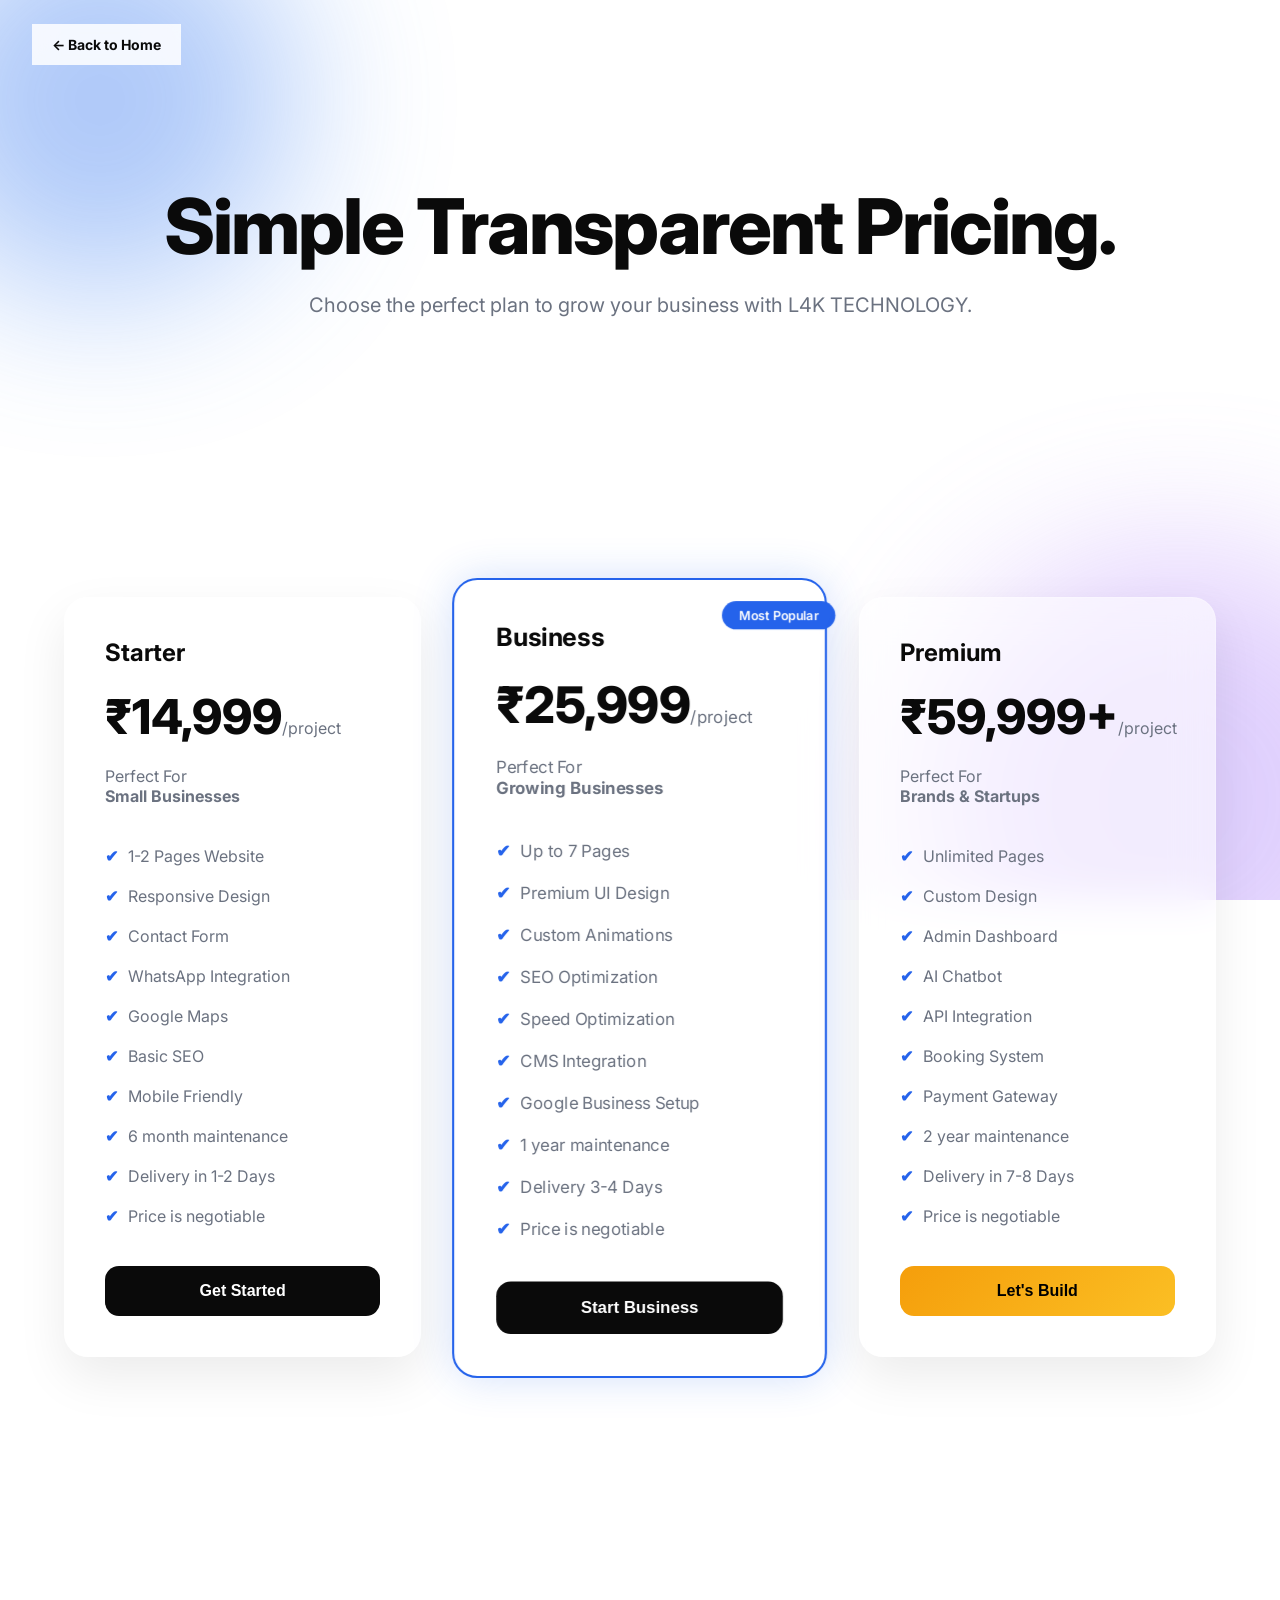
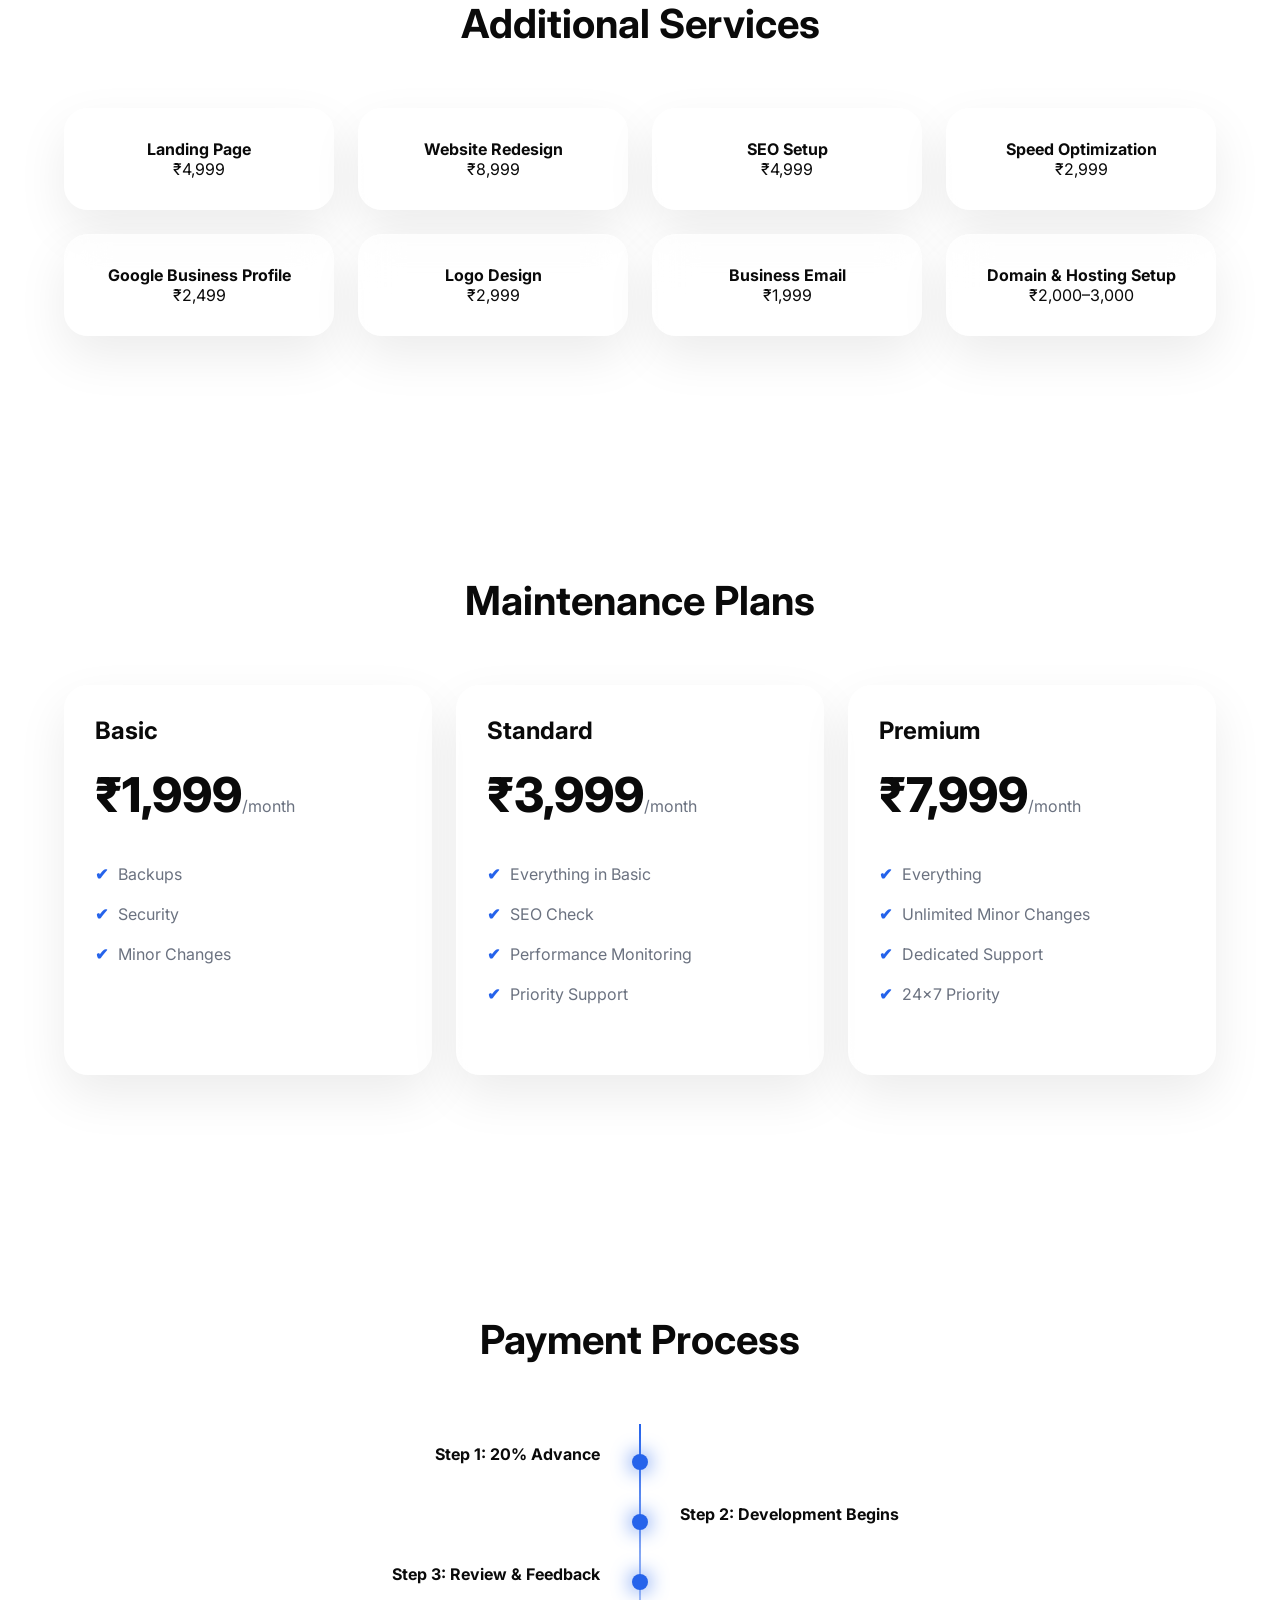
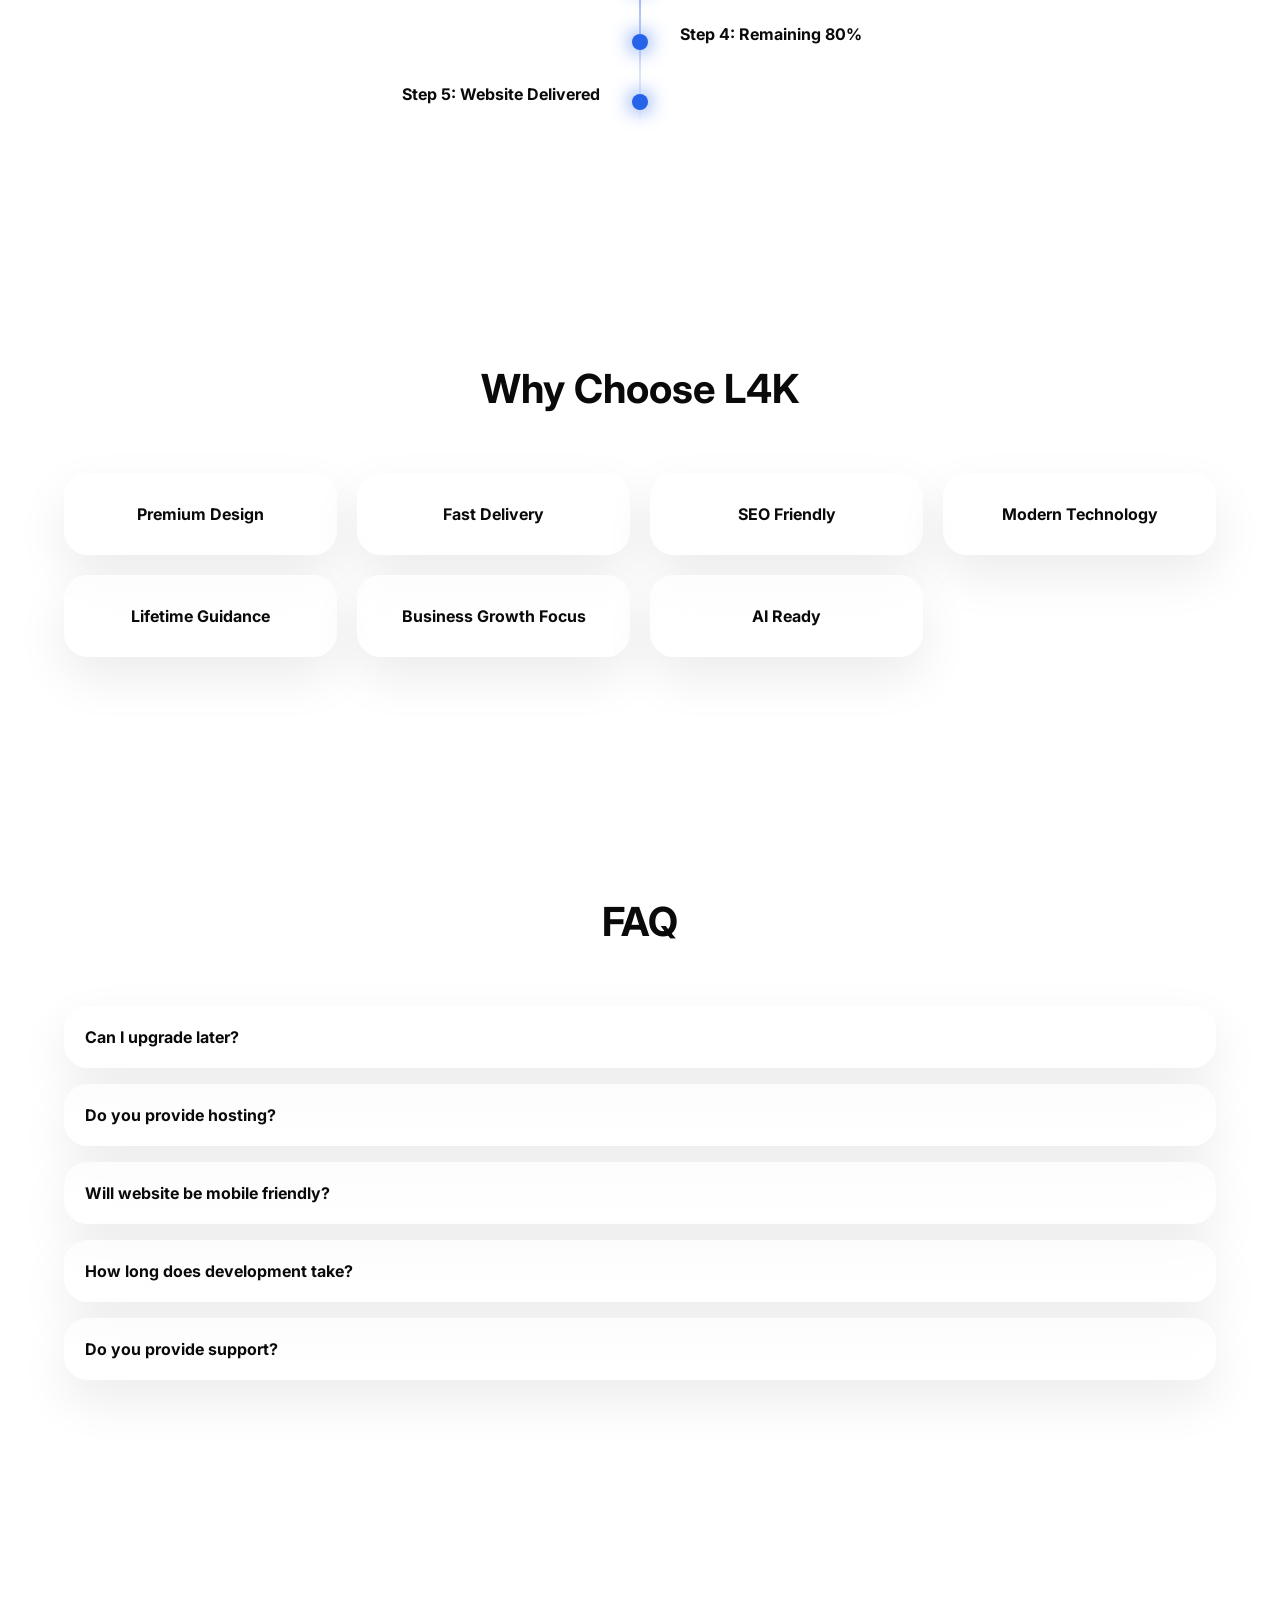
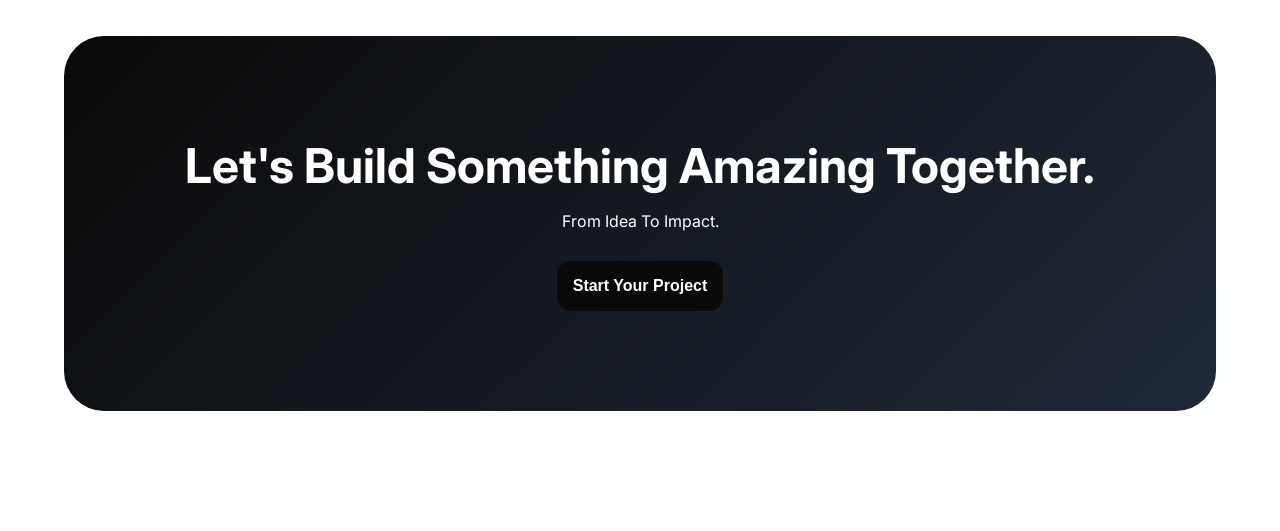
<file: service.html>
<!DOCTYPE html>
<html lang="en">
<head>
<meta charset="UTF-8">
<meta name="viewport" content="width=device-width, initial-scale=1.0">
<title>L4K TECHNOLOGY - From Idea To Impact</title>
<link href="https://fonts.googleapis.com/css2?family=Inter:wght@300;400;500;600;700;800&display=swap" rel="stylesheet">
<style>
:root{
  --bg: #ffffff;
  --text: #0a0a0a;
  --text-muted: #6b7280;
  --glass: rgba(255,255,255,0.6);
  --glass-border: rgba(255,255,255,0.2);
  --blue: #2563eb;
  --gold: #f59e0b;
  --shadow: 0 20px 50px rgba(0,0,0,0.08);
  --radius: 24px;
}

*{margin:0;padding:0;box-sizing:border-box}
body{
  font-family: 'Inter', sans-serif;
  background: var(--bg);
  color: var(--text);
  overflow-x: hidden;
  cursor: default;
}

/* Custom Scrollbar */
::-webkit-scrollbar{width:8px}
::-webkit-scrollbar-track{background:#f1f1f1}
::-webkit-scrollbar-thumb{background:linear-gradient(180deg,#2563eb,#3b82f6);border-radius:10px}

/* Premium Cursor */

/* Animated Gradient Blobs */
.bg-blobs{position:fixed;top:0;left:0;width:100%;height:100%;z-index:-1;overflow:hidden}
.blob{position:absolute;border-radius:50%;filter:blur(80px);opacity:0.4;animation:float 20s infinite}
.blob1{width:400px;height:400px;background:radial-gradient(circle,#2563eb,#60a5fa);top:-100px;left:-100px;animation-delay:0s}
.blob2{width:500px;height:500px;background:radial-gradient(circle,#a78bfa,#c084fc);bottom:-150px;right:-150px;animation-delay:5s}
@keyframes float{0%,100%{transform:translate(0,0) scale(1)}50%{transform:translate(50px,50px) scale(1.1)}}

/* Glassmorphism */
.glass{
  background: var(--glass);
  backdrop-filter: blur(20px);
  -webkit-backdrop-filter: blur(20px);
  border: 1px solid var(--glass-border);
  border-radius: var(--radius);
  box-shadow: var(--shadow);
}

/* Section Base */
section{padding:120px 5%;max-width:1400px;margin:0 auto;opacity:0;transform:translateY(40px);transition:all 0.8s ease}
section.visible{opacity:1;transform:translateY(0)}

/* SECTION 1 HERO */
.hero{text-align:center;padding-top:180px}
.hero h1{font-size: clamp(2.5rem, 6vw, 5rem);font-weight:800;letter-spacing:-2px;margin-bottom:20px}
.hero p{font-size:1.25rem;color:var(--text-muted);margin-bottom:40px}

/* SECTION 2 PRICING */
.pricing-grid{display:grid;grid-template-columns:repeat(auto-fit,minmax(320px,1fr));gap:40px;align-items:start}
.card{
  padding:40px;position:relative;transition:all 0.4s cubic-bezier(.2,.8,.2,1)
}
.card:hover{transform:translateY(-12px) scale(1.02);box-shadow:0 30px 80px rgba(0,0,0,0.12)}
.card.popular{transform:scale(1.05);border:2px solid var(--blue);box-shadow:0 0 40px rgba(37,99,235,0.2)}
.card.popular:hover{transform:scale(1.08) translateY(-12px)}
.ribbon{position:absolute;top:20px;right:-10px;background:var(--blue);color:#fff;padding:6px 16px;border-radius:20px;font-size:12px;font-weight:600}
.card h3{font-size:1.5rem;margin-bottom:10px}
.price{font-size:3rem;font-weight:800;margin:20px 0}
.price span{font-size:1rem;font-weight:400;color:var(--text-muted)}
.features{list-style:none;margin:30px 0}
.features li{padding:10px 0;display:flex;align-items:center;gap:10px;color:var(--text-muted)}
.features li::before{content:"✔";color:var(--blue);font-weight:700}

/* Buttons with Ripple */
.btn{
  width:100%;padding:16px;border:none;border-radius:14px;font-weight:600;font-size:1rem;
  background:var(--text);color:#fff;cursor:pointer;position:relative;overflow:hidden;transition:all 0.3s
}
.btn:hover{background:var(--blue);transform:scale(1.02)}
.btn.gold{background:linear-gradient(135deg,var(--gold),#fbbf24);color:#000}
.btn.gold:hover{box-shadow:0 0 30px rgba(245,158,11,0.4)}
.ripple{position:absolute;border-radius:50%;background:rgba(255,255,255,0.4);transform:scale(0);animation:ripple 0.6s linear}
@keyframes ripple{to{transform:scale(4);opacity:0}}

/* SECTION 3 SERVICES */
.services-grid{display:grid;grid-template-columns:repeat(auto-fit,minmax(250px,1fr));gap:24px}
.service-card{padding:30px;text-align:center;transition:all 0.4s}
.service-card:hover{transform:translateY(-8px)}

/* SECTION 4 MAINTENANCE */
.maintenance{display:flex;gap:24px;flex-wrap:wrap;justify-content:center}
.maint-card{flex:1 1 300px;padding:30px}

/* SECTION 5 TIMELINE */
.timeline{position:relative;max-width:800px;margin:0 auto}
.timeline::before{content:'';position:absolute;left:50%;top:0;width:2px;height:100%;background:linear-gradient(var(--blue),transparent);transform:translateX(-50%)}
.step{position:relative;padding:20px 0;width:50%}
.step:nth-child(odd){left:0;text-align:right;padding-right:40px}
.step:nth-child(even){left:50%;padding-left:40px}
.step-dot{position:absolute;top:30px;width:16px;height:16px;background:var(--blue);border-radius:50%;box-shadow:0 0 20px var(--blue)}
.step:nth-child(odd) .step-dot{right:-8px}
.step:nth-child(even) .step-dot{left:-8px}

/* SECTION 6 WHY US */
.why-grid{display:grid;grid-template-columns:repeat(auto-fit,minmax(220px,1fr));gap:20px}
.why-card{padding:30px;text-align:center}

/* SECTION 7 FAQ */
.faq-item{margin-bottom:16px;padding:20px;cursor:pointer}
.faq-answer{max-height:0;overflow:hidden;transition:max-height 0.4s}
.faq-item.active .faq-answer{max-height:200px;margin-top:10px}

/* SECTION 8 CTA */
.cta{text-align:center;padding:100px 40px;background:linear-gradient(135deg,#0a0a0a,#1f2937);color:#fff;border-radius:40px}
.cta h2{font-size:3rem;margin-bottom:16px}
.cta .btns{display:flex;gap:16px;justify-content:center;flex-wrap:wrap;margin-top:30px}
.btn-outline{background:transparent;border:2px solid #fff;color:#fff}

/* Responsive */
@media(max-width:768px){
  .card.popular{transform:scale(1)}
  .timeline::before{left:20px}
  .step{width:100%;left:0 !important;padding-left:60px !important;text-align:left !important}
  .step-dot{left:12px !important}
}


/* GLOBAL BACK BUTTON */
.global-back-btn{
  position:fixed; /* yehi magic hai */
  top:24px;
  left:32px;
  z-index:99999; /* sabse upar rahega */
  display:inline-flex;
  align-items:center;
  gap:8px;
  padding:12px 20px;
  background:rgba(255,255,255,0.85);
  backdrop-filter:blur(12px);
  border:1px solid var(--line);
  border-radius:var(--radius-full);
  font-size:14px;
  font-weight:700;
  color:var(--text);
  text-decoration:none;
  transition:all .3s var(--ease);
  box-shadow:var(--shadow-md);
}
.global-back-btn:hover{
  transform:translateX(-4px);
  border-color:var(--accent);
  color:var(--accent);
}
@media (max-width:600px){
  .global-back-btn{ top:16px; left:16px; padding:10px 16px; }
}

</style>
</head>
<body>


  <!-- YE BUTTON HAR PAGE ME DAAL DO -->
  <a href="index.html" class="global-back-btn">← Back to Home</a>



<div class="cursor"></div>
<div class="bg-blobs"><div class="blob blob1"></div><div class="blob blob2"></div></div>

<!-- SECTION 1 HERO -->
<section class="hero">
  <h1>Simple Transparent Pricing.</h1>
  <p>Choose the perfect plan to grow your business with L4K TECHNOLOGY.</p>
</section>

<!-- SECTION 2 PRICING -->
<section>
  <div class="pricing-grid">
    <div class="card glass">
      <h3>Starter</h3>
      <div class="price">₹14,999<span>/project</span></div>
      <p style="color:var(--text-muted)">Perfect For<br><b>Small Businesses</b></p>
      <ul class="features">
        <li>1-2 Pages Website</li><li>Responsive Design</li><li>Contact Form</li><li>WhatsApp Integration</li>
        <li>Google Maps</li><li>Basic SEO</li><li>Mobile Friendly</li><li>6 month maintenance</li><li>Delivery in 1-2 Days</li> <li>Price is negotiable</li>
      </ul>
      <a href="contact.html"><button class="btn">Get Started</button></a>
    </div>

    <div class="card glass popular">
      <div class="ribbon">Most Popular</div>
      <h3>Business</h3>
      <div class="price">₹25,999<span>/project</span></div>
      <p style="color:var(--text-muted)">Perfect For<br><b>Growing Businesses</b></p>
      <ul class="features">
        <li>Up to 7 Pages</li><li>Premium UI Design</li><li>Custom Animations</li><li>SEO Optimization</li>
        <li>Speed Optimization</li><li>CMS Integration</li><li>Google Business Setup</li><li>1 year maintenance</li><li>Delivery 3-4 Days</li><li>Price is negotiable</li>
      </ul>
     <a href="contact.html" ><button class="btn">Start Business</button></a>
    </div>

    <div class="card glass">
      <h3>Premium</h3>
      <div class="price">₹59,999+<span>/project</span></div>
      <p style="color:var(--text-muted)">Perfect For<br><b>Brands & Startups</b></p>
      <ul class="features">
        <li>Unlimited Pages</li><li>Custom Design</li><li>Admin Dashboard</li><li>AI Chatbot</li>
        <li>API Integration</li><li>Booking System</li><li>Payment Gateway</li><li>2 year maintenance</li><li>Delivery in 7-8 Days</li><li>Price is negotiable</li>
      </ul>
      <a href="contact.html"><button class="btn gold">Let's Build</button></a>
    </div>
  </div>
</section>

<!-- SECTION 3 SERVICES -->
<section>
  <h2 style="text-align:center;font-size:2.5rem;margin-bottom:60px">Additional Services</h2>
  <div class="services-grid">
    <div class="card glass service-card"><h4>Landing Page</h4><p>₹4,999</p></div>
    <div class="card glass service-card"><h4>Website Redesign</h4><p>₹8,999</p></div>
    <div class="card glass service-card"><h4>SEO Setup</h4><p>₹4,999</p></div>
    <div class="card glass service-card"><h4>Speed Optimization</h4><p>₹2,999</p></div>
    <div class="card glass service-card"><h4>Google Business Profile</h4><p>₹2,499</p></div>
    <div class="card glass service-card"><h4>Logo Design</h4><p>₹2,999</p></div>
    <div class="card glass service-card"><h4>Business Email</h4><p>₹1,999</p></div>
    <div class="card glass service-card"><h4>Domain & Hosting Setup</h4><p>₹2,000–3,000</p></div>
  </div>
</section>

<!-- SECTION 4 MAINTENANCE -->
<section>
  <h2 style="text-align:center;font-size:2.5rem;margin-bottom:60px">Maintenance Plans</h2>
  <div class="maintenance">
    <div class="card glass maint-card"><h3>Basic</h3><div class="price">₹1,999<span>/month</span></div><ul class="features"><li>Backups</li><li>Security</li><li>Minor Changes</li></ul></div>
    <div class="card glass maint-card"><h3>Standard</h3><div class="price">₹3,999<span>/month</span></div><ul class="features"><li>Everything in Basic</li><li>SEO Check</li><li>Performance Monitoring</li><li>Priority Support</li></ul></div>
    <div class="card glass maint-card"><h3>Premium</h3><div class="price">₹7,999<span>/month</span></div><ul class="features"><li>Everything</li><li>Unlimited Minor Changes</li><li>Dedicated Support</li><li>24×7 Priority</li></ul></div>
  </div>
</section>

<!-- SECTION 5 PAYMENT -->
<section>
  <h2 style="text-align:center;font-size:2.5rem;margin-bottom:60px">Payment Process</h2>
  <div class="timeline">
    <div class="step"><div class="step-dot"></div><h4>Step 1: 20% Advance</h4></div>
    <div class="step"><div class="step-dot"></div><h4>Step 2: Development Begins</h4></div>
    <div class="step"><div class="step-dot"></div><h4>Step 3: Review & Feedback</h4></div>
    <div class="step"><div class="step-dot"></div><h4>Step 4: Remaining 80%</h4></div>
    <div class="step"><div class="step-dot"></div><h4>Step 5: Website Delivered</h4></div>
  </div>
</section>

<!-- SECTION 6 WHY US -->
<section>
  <h2 style="text-align:center;font-size:2.5rem;margin-bottom:60px">Why Choose L4K</h2>
  <div class="why-grid">
    <div class="card glass why-card"><h4>Premium Design</h4></div>
    <div class="card glass why-card"><h4>Fast Delivery</h4></div>
    <div class="card glass why-card"><h4>SEO Friendly</h4></div>
    <div class="card glass why-card"><h4>Modern Technology</h4></div>
    <div class="card glass why-card"><h4>Lifetime Guidance</h4></div>
    <div class="card glass why-card"><h4>Business Growth Focus</h4></div>
    <div class="card glass why-card"><h4>AI Ready</h4></div>
  </div>
</section>

<!-- SECTION 7 FAQ -->
<section>
  <h2 style="text-align:center;font-size:2.5rem;margin-bottom:60px">FAQ</h2>
  <div class="faq">
    <div class="card glass faq-item"><h4>Can I upgrade later?</h4><div class="faq-answer"><p>Yes, you can upgrade your plan anytime as your business grows.</p></div></div>
    <div class="card glass faq-item"><h4>Do you provide hosting?</h4><div class="faq-answer"><p>We help with setup. Domain/hosting cost is Free.</p></div></div>
    <div class="card glass faq-item"><h4>Will website be mobile friendly?</h4><div class="faq-answer"><p>100% responsive on all devices. Mobile-first approach.</p></div></div>
    <div class="card glass faq-item"><h4>How long does development take?</h4><div class="faq-answer"><p>5 to 12 days depending on your chosen plan and requirements.</p></div></div>
    <div class="card glass faq-item"><h4>Do you provide support?</h4><div class="faq-answer"><p>Yes, 7 to 90 days support included based on the plan.</p></div></div>
  </div>
</section>

<!-- SECTION 8 CTA -->
<section>
  <div class="cta">
    <h2>Let's Build Something Amazing Together.</h2>
    <p>From Idea To Impact.</p>
    <div class="btns">
     <a href="contact.html"> <button class="btn">Start Your Project</button></a>
     
    </div>
  </div>
</section>

<script>
// Scroll Reveal
const sections = document.querySelectorAll('section');
const observer = new IntersectionObserver(entries=>{
  entries.forEach(e=>{if(e.isIntersecting)e.target.classList.add('visible')})
},{threshold:0.1})
sections.forEach(s=>observer.observe(s))

// FAQ Accordion
document.querySelectorAll('.faq-item').forEach(item=>{
  item.addEventListener('click',()=>item.classList.toggle('active'))
})

// Button Ripple
document.querySelectorAll('.btn').forEach(btn=>{
  btn.addEventListener('click',function(e){
    const ripple = document.createElement('span');
    ripple.className='ripple';
    ripple.style.left=e.clientX - this.offsetLeft+'px';
    ripple.style.top=e.clientY - this.offsetTop+'px';
    this.appendChild(ripple);
    setTimeout(()=>ripple.remove(),600)
  })
})

// Premium Cursor
const cursor = document.querySelector('.cursor');
document.addEventListener('mousemove',e=>{
  cursor.style.left=e.clientX+'px';
  cursor.style.top=e.clientY+'px';
})
document.querySelectorAll('button, .card').forEach(el=>{
  el.addEventListener('mouseenter',()=>cursor.style.transform='scale(2)')
  el.addEventListener('mouseleave',()=>cursor.style.transform='scale(1)')
})
</script>
</body>
</html>
</file>
<file: style.css>
/* ============================================================
   L4K TECHNOLOGY — Premium Agency Website
   ============================================================ */

/* ---------- Design Tokens ---------- */
:root{
  --primary:#0F172A;
  --accent:#2563EB;
  --accent-2:#38BDF8;
  --bg:#FFFFFF;
  --text:#111827;
  --text-soft:#4B5563;
  --text-faint:#9CA3AF;
  --line:#E5E7EB;
  --surface:#F8FAFC;

  --gradient-accent: linear-gradient(135deg, var(--accent) 0%, var(--accent-2) 100%);
  --gradient-dark: linear-gradient(180deg, #0F172A 0%, #111C34 100%);

  --shadow-sm: 0 2px 8px rgba(15,23,42,0.06);
  --shadow-md: 0 8px 30px rgba(15,23,42,0.08);
  --shadow-lg: 0 20px 60px rgba(15,23,42,0.12);
  --shadow-glow: 0 0 0 1px rgba(37,99,235,0.08), 0 20px 50px rgba(37,99,235,0.15);

  --radius-sm: 10px;
  --radius-md: 18px;
  --radius-lg: 28px;
  --radius-full: 999px;

  --ease: cubic-bezier(.16,.8,.24,1);
  --ease-soft: cubic-bezier(.4,0,.2,1);

  --container: 1220px;
  --nav-h: 84px;
}

/* ---------- Reset ---------- */
*,*::before,*::after{ box-sizing:border-box; margin:0; padding:0; }
html{ scroll-behavior:smooth; }
body{
  font-family:'Manrope', -apple-system, BlinkMacSystemFont, sans-serif;
  color:var(--text);
  background:var(--bg);
  -webkit-font-smoothing:antialiased;
  -moz-osx-font-smoothing:grayscale;
  overflow-x:hidden;
  
}
img{ max-width:100%; display:block; }
a{ text-decoration:none; color:inherit; }
ul{ list-style:none; }
button{ font-family:inherit; border:none; background:none; cursor:none; }
input,textarea{ font-family:inherit; }
section{ position:relative; }

::selection{ background:var(--accent); color:#fff; }

@media (max-width: 860px){
  body{ cursor:auto; }
}

/* ---------- Custom Scrollbar ---------- */
::-webkit-scrollbar{ width:10px; }
::-webkit-scrollbar-track{ background:var(--surface); }
::-webkit-scrollbar-thumb{
  background:var(--gradient-accent);
  border-radius:var(--radius-full);
  border:2px solid var(--surface);
}
html{ scrollbar-color: var(--accent) var(--surface); scrollbar-width: thin; }


/* ---------- Loading Screen ---------- */
#loader{
  position:fixed; inset:0;
  background:#FFFFFF;
  z-index:10000;
  display:flex; align-items:center; justify-content:center;
  transition:opacity .7s var(--ease), visibility .7s var(--ease);
}
#loader.hide{
  opacity:0; visibility:hidden;
}
.loader-inner{
  display:flex; flex-direction:column; align-items:center; gap:18px;
}
.loader-logo{
  position:relative;
  width:260px; height:110px;
}
.loader-logo svg{ width:100%; height:100%; overflow:visible; }

.loader-graph{
  width:140px; height:34px;
  opacity:0;
  transform:translateY(6px);
  animation:graphIn .6s var(--ease) 2.0s forwards;
}
@keyframes graphIn{ to{ opacity:1; transform:translateY(0); } }

.loader-caption{
  font-size:11px;
  letter-spacing:.32em;
  text-transform:uppercase;
  color:var(--text-faint);
  opacity:0;
  animation:graphIn .6s var(--ease) 2.2s forwards;
}

/* draw strokes */
.stroke-draw{
  stroke-dasharray: var(--len, 300);
  stroke-dashoffset: var(--len, 300);
  animation: draw 0.7s var(--ease) forwards;
}
@keyframes draw{ to{ stroke-dashoffset:0; } }

.k-slide{
  opacity:0;
  transform:translateX(40px);
  animation: kSlide .6s var(--ease) forwards;
}
@keyframes kSlide{ to{ opacity:1; transform:translateX(0); } }

.four-piece{
  opacity:0;
  transform:scale(.4);
  transform-box: fill-box;
  transform-origin: center;
  animation: fourBuild .45s var(--ease) forwards;
}
@keyframes fourBuild{ to{ opacity:1; transform:scale(1); } }

.connect-line{
  stroke-dasharray: 340;
  stroke-dashoffset: 340;
  animation: connectSweep 1s var(--ease-soft) 1.35s forwards;
  filter:drop-shadow(0 0 6px rgba(37,99,235,.8));
}
@keyframes connectSweep{ to{ stroke-dashoffset:0; } }

.logo-glow{
  opacity:0;
  animation: glowPulse 1s ease 2.1s forwards;
}
@keyframes glowPulse{
  0%{ opacity:0; }
  50%{ opacity:1; }
  100%{ opacity:.55; }
}

/* ---------- Layout Helpers ---------- */
.container{
  width:100%;
  max-width:var(--container);
  margin:0 auto;
  padding:0 32px;
}
.section-pad{ padding:140px 0; }
@media (max-width:960px){ .section-pad{ padding:96px 0; } }
@media (max-width:600px){ .section-pad{ padding:72px 0; } }

.eyebrow{
  display:inline-flex; align-items:center; gap:8px;
  font-size:13px; font-weight:700; letter-spacing:.14em;
  text-transform:uppercase; color:var(--accent);
  margin-bottom:18px;
}
.eyebrow::before{
  content:''; width:22px; height:2px; background:var(--gradient-accent); border-radius:2px;
}

.section-head{
  max-width:640px;
  margin:0 auto 64px;
  text-align:center;
}
.section-head h2{
  font-size:clamp(2rem, 4vw, 2.9rem);
  font-weight:800;
  letter-spacing:-0.02em;
  line-height:1.15;
  margin-bottom:16px;
}
.section-head p{
  color:var(--text-soft);
  font-size:1.05rem;
  line-height:1.7;
}

.reveal{
  opacity:0;
  transform:translateY(36px);
  transition:opacity .9s var(--ease-soft), transform .9s var(--ease-soft);
}
.reveal.in{ opacity:1; transform:translateY(0); }
.reveal-scale{ opacity:0; transform:scale(.94); transition:opacity .8s var(--ease-soft), transform .8s var(--ease-soft); }
.reveal-scale.in{ opacity:1; transform:scale(1); }

/* stagger children */
.stagger > *{ transition-delay: calc(var(--i, 0) * 90ms); }

/* ---------- Buttons ---------- */
.btn{
  position:relative;
  display:inline-flex; align-items:center; justify-content:center; gap:10px;
  padding:16px 32px;
  font-size:15px; font-weight:700;
  border-radius:var(--radius-full);
  cursor:none;
  transition:transform .45s var(--ease), box-shadow .45s var(--ease), background .3s ease, color .3s ease;
  white-space:nowrap;
}
.btn-primary{
  background:var(--primary);
  color:#fff;
  box-shadow:0 10px 30px rgba(15,23,42,0.18);
}
.btn-primary::after{
  content:'';
  position:absolute; inset:0;
  border-radius:var(--radius-full);
  padding:1px;
  background:var(--gradient-accent);
  -webkit-mask: linear-gradient(#fff 0 0) content-box, linear-gradient(#fff 0 0);
  -webkit-mask-composite: xor;
  mask-composite: exclude;
  opacity:0;
  transition:opacity .4s ease;
}
.btn-primary:hover{ transform:translateY(-3px); box-shadow:0 16px 40px rgba(15,23,42,0.26); }
.btn-primary:hover::after{ opacity:1; }

.btn-outline{
  background:transparent;
  color:var(--text);
  border:1.5px solid var(--line);
}
.btn-outline:hover{
  border-color:var(--accent);
  color:var(--accent);
  transform:translateY(-3px);
  box-shadow:var(--shadow-md);
}
.btn-light{
  background:#fff; color:var(--primary);
}
.btn-light:hover{ transform:translateY(-3px); box-shadow:0 16px 40px rgba(0,0,0,0.25); }

.btn-sm{ padding:11px 22px; font-size:13px; }

/* ---------- Navbar ---------- */
.navbar{
  position:fixed; top:0; left:0; right:0;
  z-index:1000;
  height:var(--nav-h);
  display:flex; align-items:center;
  background:transparent;
  transition:background .5s var(--ease), box-shadow .5s var(--ease), height .4s var(--ease), backdrop-filter .5s var(--ease);
}
.navbar.scrolled{
  height:74px;
  background:rgba(255,255,255,0.7);
  backdrop-filter:blur(18px) saturate(180%);
  -webkit-backdrop-filter:blur(18px) saturate(180%);
  box-shadow:0 1px 0 rgba(15,23,42,0.06), 0 12px 40px rgba(15,23,42,0.06);
}
.nav-inner{
  width:100%; max-width:var(--container); margin:0 auto; padding:0 32px;
  display:flex; align-items:center; justify-content:space-between;
}
.nav-logo{
  display:flex; align-items:center; gap:10px;
  font-weight:800; font-size:19px; letter-spacing:-0.01em;
}
.nav-logo .mark{
  width:36px; height:36px;
  border-radius:10px;
  background:var(--gradient-dark);
  display:flex; align-items:center; justify-content:center;
  color:#fff; font-size:14px; font-weight:800;
  position:relative; overflow:hidden;
}
.nav-logo .mark::after{
  content:'';
  position:absolute; inset:0;
  background:var(--gradient-accent);
  opacity:.35; mix-blend-mode:overlay;
}
.nav-links{
  display:flex; align-items:center; gap:40px;
  position:absolute; left:50%; transform:translateX(-50%);
}
.nav-links a{
  font-size:14.5px; font-weight:600; color:var(--text);
  position:relative; padding:6px 0;
}
.nav-links a::after{
  content:''; position:absolute; left:0; bottom:0;
  width:0; height:2px; background:var(--gradient-accent);
  transition:width .35s var(--ease);
}
.nav-links a:hover::after, .nav-links a.active::after{ width:100%; }
.nav-links a.active{ color:var(--accent); }

.nav-right{ display:flex; align-items:center; gap:18px; }

.nav-toggle{
  display:none;
  width:24px; height:18px; position:relative;
  flex-direction:column; justify-content:space-between;
}
.nav-toggle span{
  display:block; height:2px; width:100%; background:var(--text); border-radius:2px;
  transition:transform .35s var(--ease), opacity .35s var(--ease);
}
@media (max-width:900px){
  .nav-links{
    position:fixed; top:0; right:0;
    height:100vh; width:min(320px,80vw);
    background:#fff; flex-direction:column;
    justify-content:center; align-items:flex-start;
    transform:translateX(100%); left:auto;
    transition:transform .5s var(--ease);
    padding:40px; gap:26px;
    box-shadow:-20px 0 60px rgba(15,23,42,.12);
  }
  .nav-links.open{ transform:translateX(0); }
  .nav-toggle{ display:flex; }
  .nav-toggle.open span:nth-child(1){ transform:translateY(8px) rotate(45deg); }
  .nav-toggle.open span:nth-child(2){ opacity:0; }
  .nav-toggle.open span:nth-child(3){ transform:translateY(-8px) rotate(-45deg); }
  .nav-right .btn{ display:none; }
  @media (max-width:900px){ .nav-right .btn.mobile-show{ display:inline-flex; } }
}

/* ---------- Hero (Home) ---------- */
.hero{
  min-height:100vh;
  display:flex; align-items:center;
  padding-top:var(--nav-h);
  position:relative;
  overflow:hidden;
}
.hero-bg-glow{
  position:absolute; inset:0; z-index:0; pointer-events:none;
}
.hero-bg-glow span{
  position:absolute; border-radius:50%;
  filter:blur(90px);
  opacity:.35;
}
.hero-bg-glow .g1{ width:520px; height:520px; background:var(--accent-2); top:-160px; left:-140px; }
.hero-bg-glow .g2{ width:420px; height:420px; background:var(--accent); bottom:-140px; right:-100px; opacity:.22; }

.hero-grid{
  position:relative; z-index:1;
  display:grid; grid-template-columns:1.1fr .9fr; gap:40px; align-items:center;
  width:100%;
}
@media (max-width:980px){
  .hero-grid{ grid-template-columns:1fr; text-align:center; }
  .hero-visual{ order:-1; margin-bottom:20px; }
}

.hero-copy{ padding-top:20px; }
.hero-tag{
  display:inline-flex; align-items:center; gap:10px;
  padding:8px 16px 8px 8px;
  border-radius:var(--radius-full);
  background:var(--surface);
  border:1px solid var(--line);
  font-size:13px; font-weight:600; color:var(--text-soft);
  margin-bottom:28px;
}
.hero-tag .dot{
  width:22px; height:22px; border-radius:50%;
  background:var(--gradient-accent);
  display:flex; align-items:center; justify-content:center;
  color:#fff; font-size:10px;
}

.headline-wrap{
  height:auto;
  min-height:calc(3 * clamp(2.6rem, 6vw, 4.6rem) * 1.06);
  display:flex; align-items:center;
  position:relative;
}
.headline{
  font-size:clamp(2.6rem, 6vw, 4.6rem);
  font-weight:800;
  line-height:1.06;
  letter-spacing:-0.03em;
  position:absolute; top:0; left:0; right:0;
  opacity:0;
  filter:blur(14px);
  transform:translateY(14px);
  transition:opacity .55s var(--ease-soft), filter .55s var(--ease-soft), transform .55s var(--ease-soft);
}
@media (max-width:980px){ .headline{ left:0; right:0; } }
.headline.active{
  position:relative;
  opacity:1; filter:blur(0); transform:translateY(0);
}
.headline .accent-word{
  background:var(--gradient-accent);
  -webkit-background-clip:text; background-clip:text; color:transparent;
}

.hero-tagline{
  font-size:1.25rem; font-weight:700; color:var(--accent);
  margin:22px 0 18px;
  letter-spacing:-0.01em;
}
.hero-desc{
  font-size:1.05rem; line-height:1.8; color:var(--text-soft);
  max-width:520px; margin-bottom:38px;
}
@media (max-width:980px){ .hero-desc{ margin-left:auto; margin-right:auto; } }
.hero-actions{ display:flex; gap:16px; flex-wrap:wrap; }
@media (max-width:980px){ .hero-actions{ justify-content:center; } }

.hero-visual{
  position:relative;
  width:100%; aspect-ratio:1/1;
  display:flex; align-items:center; justify-content:center;
}
.hero-visual svg{ width:100%; height:100%; }

.scroll-cue{
  position:absolute; bottom:36px; left:50%; transform:translateX(-50%);
  display:flex; flex-direction:column; align-items:center; gap:8px;
  font-size:11px; letter-spacing:.2em; text-transform:uppercase; color:var(--text-faint);
  z-index:2;
}
.scroll-cue .line{
  width:1px; height:36px; background:var(--line); position:relative; overflow:hidden;
}
.scroll-cue .line::after{
  content:''; position:absolute; top:-100%; left:0; width:100%; height:100%;
  background:var(--gradient-accent);
  animation:scrollLine 1.8s ease-in-out infinite;
}
@keyframes scrollLine{ 0%{ top:-100%; } 60%{ top:100%; } 100%{ top:100%; } }

/* ---------- Stats ---------- */
.stats-section{
  padding:90px 0;
  border-top:1px solid var(--line);
  border-bottom:1px solid var(--line);
}
.stats-grid{
  display:grid; grid-template-columns:repeat(4,1fr); gap:20px;
}
@media (max-width:760px){ .stats-grid{ grid-template-columns:repeat(2,1fr); gap:36px 20px; } }
.stat-item{ text-align:center; }
.stat-number{
  font-size:clamp(2.4rem,5vw,3.4rem); font-weight:800; letter-spacing:-0.03em;
  background:var(--gradient-accent); -webkit-background-clip:text; background-clip:text; color:transparent;
  line-height:1;
}
.stat-label{ margin-top:10px; color:var(--text-soft); font-weight:600; font-size:14px; }

/* ---------- Services Cards ---------- */
.services-grid{
  display:grid; grid-template-columns:repeat(3,1fr); gap:26px;
}
@media (max-width:960px){ .services-grid{ grid-template-columns:repeat(2,1fr); } }
@media (max-width:640px){ .services-grid{ grid-template-columns:1fr; } }

.service-card{
  position:relative;
  background:#fff;
  border:1px solid var(--line);
  border-radius:var(--radius-lg);
  padding:38px 30px;
  transition:transform .5s var(--ease), box-shadow .5s var(--ease), border-color .5s var(--ease);
  overflow:hidden;
}
.service-card::before{
  content:'';
  position:absolute; inset:-1px;
  border-radius:var(--radius-lg);
  padding:1px;
  background:var(--gradient-accent);
  opacity:0;
  -webkit-mask:linear-gradient(#fff 0 0) content-box, linear-gradient(#fff 0 0);
  -webkit-mask-composite:xor; mask-composite:exclude;
  transition:opacity .5s ease;
  pointer-events:none;
}
.service-card:hover{
  transform:translateY(-10px);
  box-shadow:var(--shadow-glow);
  border-color:transparent;
}
.service-card:hover::before{ opacity:1; }
.service-icon{
  width:56px; height:56px; border-radius:16px;
  background:var(--surface);
  display:flex; align-items:center; justify-content:center;
  margin-bottom:26px;
  transition:transform .5s var(--ease), background .5s var(--ease);
}
.service-card:hover .service-icon{
  transform:scale(1.08) rotate(-4deg);
  background:var(--gradient-accent);
}
.service-icon svg{ width:26px; height:26px; stroke:var(--primary); transition:stroke .4s ease; }
.service-card:hover .service-icon svg{ stroke:#fff; }
.service-card h3{ font-size:1.2rem; font-weight:800; margin-bottom:12px; letter-spacing:-0.01em; }
.service-card p{ color:var(--text-soft); font-size:.95rem; line-height:1.7; margin-bottom:20px; }
.service-link{
  font-size:13.5px; font-weight:700; color:var(--accent);
  display:inline-flex; align-items:center; gap:6px;
}
.service-link svg{ width:14px; height:14px; transition:transform .35s var(--ease); }
.service-card:hover .service-link svg{ transform:translateX(5px); }

/* ---------- Portfolio ---------- */
.portfolio-grid{
  display:grid; grid-template-columns:repeat(3,1fr); gap:26px;
}
@media (max-width:960px){ .portfolio-grid{ grid-template-columns:repeat(2,1fr); } }
@media (max-width:640px){ .portfolio-grid{ grid-template-columns:1fr; } }

.portfolio-card{
  border-radius:var(--radius-lg);
  overflow:hidden;
  position:relative;
  border:1px solid var(--line);
  transition:transform .5s var(--ease), box-shadow .5s var(--ease);
}
.portfolio-card:hover{ transform:translateY(-8px); box-shadow:var(--shadow-lg); }
.portfolio-media{
  aspect-ratio:4/3;
  background:var(--gradient-dark);
  position:relative;
  overflow:hidden;
  display:flex; align-items:center; justify-content:center;
}
.portfolio-media svg{ width:64%; transition:transform .7s var(--ease); }
.portfolio-card:hover .portfolio-media svg{ transform:scale(1.08) translateY(-4px); }
.portfolio-tag{
  position:absolute; top:16px; left:16px;
  font-size:11px; font-weight:700; letter-spacing:.08em; text-transform:uppercase;
  color:#fff; background:rgba(255,255,255,0.12);
  backdrop-filter:blur(6px);
  padding:6px 12px; border-radius:var(--radius-full);
}
.portfolio-body{ padding:24px 26px 28px; }
.portfolio-body h3{ font-size:1.1rem; font-weight:800; margin-bottom:8px; }
.portfolio-body p{ color:var(--text-soft); font-size:.9rem; }

/* ---------- Process Timeline ---------- */
.process-track{
  position:relative;
  display:grid; grid-template-columns:repeat(4,1fr); gap:26px;
}
.process-track::before{
  content:'';
  position:absolute; top:34px; left:0; right:0;
  height:2px;
  background:var(--line);
  z-index:0;
}
@media (max-width:860px){
  .process-track{ grid-template-columns:1fr; gap:0; }
  .process-track::before{ top:0; bottom:0; left:34px; right:auto; width:2px; height:auto; }
}
.process-step{
  position:relative; z-index:1;
  text-align:center;
  padding:0 10px;
}
@media (max-width:860px){
  .process-step{ text-align:left; padding:28px 0 28px 76px; }
}
.process-num{
  width:68px; height:68px; border-radius:50%;
  background:#fff; border:2px solid var(--line);
  display:flex; align-items:center; justify-content:center;
  font-weight:800; font-size:1.2rem; color:var(--primary);
  margin:0 auto 22px;
  transition:border-color .4s ease, box-shadow .4s ease, background .4s ease, color .4s ease;
}
@media (max-width:860px){ .process-num{ position:absolute; left:0; margin:0; } }
.process-step:hover .process-num{
  background:var(--gradient-accent); color:#fff; border-color:transparent;
  box-shadow:0 10px 26px rgba(37,99,235,.35);
}
.process-step h3{ font-size:1.1rem; font-weight:800; margin-bottom:10px; }
.process-step p{ color:var(--text-soft); font-size:.92rem; line-height:1.6; }

/* ---------- Testimonials ---------- */
.testimonial-slider{
  position:relative;
  max-width:820px; margin:0 auto;
  overflow:hidden;
}
.testimonial-track{
  display:flex;
  transition:transform .6s var(--ease);
}
.testimonial-card{
  flex:0 0 100%;
  padding:6px;
}
.glass-card{
  background:rgba(255,255,255,0.55);
  border:1px solid rgba(255,255,255,0.6);
  box-shadow:var(--shadow-md);
  backdrop-filter:blur(16px);
  -webkit-backdrop-filter:blur(16px);
  border-radius:var(--radius-lg);
  padding:48px;
  text-align:center;
}
.testimonials .section-pad{ background:var(--surface); }
.testimonials{ background:var(--surface); }
.glass-quote{ font-size:1.3rem; line-height:1.7; font-weight:600; color:var(--text); margin-bottom:28px; }
.glass-person{ display:flex; align-items:center; justify-content:center; gap:14px; }
.glass-avatar{
  width:48px; height:48px; border-radius:50%;
  background:var(--gradient-accent);
  display:flex; align-items:center; justify-content:center;
  color:#fff; font-weight:800;
}
.glass-name{ font-weight:800; font-size:.95rem; }
.glass-role{ font-size:.82rem; color:var(--text-soft); }

.slider-dots{
  display:flex; justify-content:center; gap:10px; margin-top:30px;
}
.slider-dots button{
  width:8px; height:8px; border-radius:50%; background:var(--line);
  transition:all .35s ease; cursor:none;
}
.slider-dots button.active{ width:26px; border-radius:5px; background:var(--gradient-accent); }

/* ---------- CTA ---------- */
.cta-section{
  background:var(--gradient-dark);
  position:relative;
  overflow:hidden;
  border-radius:var(--radius-lg);
  margin:0 32px;
  padding:100px 40px;
  text-align:center;
}
@media (max-width:640px){ .cta-section{ margin:0 16px; padding:70px 24px; } }
.cta-section::before{
  content:'';
  position:absolute; inset:0;
  background:
    radial-gradient(circle at 20% 20%, rgba(37,99,235,.35), transparent 45%),
    radial-gradient(circle at 80% 80%, rgba(56,189,248,.28), transparent 45%);
  animation:ctaShift 10s ease-in-out infinite alternate;
}
@keyframes ctaShift{ to{ background-position: 20px -20px; } }
.cta-content{ position:relative; z-index:1; }
.cta-content h2{
  font-size:clamp(2rem,4.5vw,3.2rem); font-weight:800; color:#fff;
  letter-spacing:-0.02em; margin-bottom:30px; max-width:720px; margin-left:auto; margin-right:auto;
}
.cta-content .btn{ margin:0 auto; }

/* ---------- Footer ---------- */
.footer{
  background:var(--primary);
  color:#fff;
  padding:90px 0 30px;
}
.footer-top{
  display:grid; grid-template-columns:1.4fr 1fr 1fr 1fr; gap:50px;
  padding-bottom:60px;
  border-bottom:1px solid rgba(255,255,255,0.1);
}
@media (max-width:860px){ .footer-top{ grid-template-columns:1fr 1fr; gap:40px 24px; } }
@media (max-width:520px){ .footer-top{ grid-template-columns:1fr; } }
.footer-brand{ display:flex; flex-direction:column; gap:18px; max-width:340px; }
.footer-logo{ display:flex; align-items:center; gap:12px; font-size:1.3rem; font-weight:800; }
.footer-logo .mark{
  width:42px; height:42px; border-radius:12px;
  background:var(--gradient-accent);
  display:flex; align-items:center; justify-content:center; font-weight:800; font-size:15px;
}
.footer-tagline{ color:var(--accent-2); font-weight:700; }
.footer-desc{ color:rgba(255,255,255,0.6); font-size:.92rem; line-height:1.7; }
.footer-social{ display:flex; gap:12px; margin-top:6px; }
.footer-social a{
  width:38px; height:38px; border-radius:50%;
  background:rgba(255,255,255,0.06);
  display:flex; align-items:center; justify-content:center;
  transition:background .35s ease, transform .35s ease;
}
.footer-social a:hover{ background:var(--gradient-accent); transform:translateY(-4px); }
.footer-social svg{ width:16px; height:16px; stroke:#fff; }

.footer-col h4{ font-size:.85rem; letter-spacing:.1em; text-transform:uppercase; color:rgba(255,255,255,0.45); margin-bottom:22px; }
.footer-col ul{ display:flex; flex-direction:column; gap:14px; }
.footer-col a{ color:rgba(255,255,255,0.75); font-size:.94rem; transition:color .3s ease, padding-left .3s ease; }
.footer-col a:hover{ color:#fff; padding-left:6px; }

.footer-bottom{
  display:flex; justify-content:space-between; align-items:center;
  padding-top:28px; flex-wrap:wrap; gap:14px;
  color:rgba(255,255,255,0.45); font-size:.85rem;
}
.footer-bottom a{ color:rgba(255,255,255,0.45); }
.footer-bottom a:hover{ color:#fff; }

/* ---------- Inner Page Hero (about/services/portfolio/contact) ---------- */
.inner-hero{
  min-height:70vh;
  display:flex; align-items:center;
  padding-top:var(--nav-h);
  position:relative; overflow:hidden;
  text-align:center;
}
.inner-hero .container{ position:relative; z-index:1; }
.inner-hero h1{
  font-size:clamp(2.6rem,6vw,4.4rem);
  font-weight:800; letter-spacing:-0.03em; line-height:1.05;
  margin-bottom:22px;
}
.inner-hero p{
  color:var(--text-soft); font-size:1.1rem; max-width:560px; margin:0 auto;
  line-height:1.8;
}

.coming-soon{
  padding:60px 0 160px;
  text-align:center;
}
.coming-badge{
  display:inline-flex; align-items:center; gap:10px;
  padding:10px 22px; border-radius:var(--radius-full);
  background:var(--surface); border:1px solid var(--line);
  font-size:13px; font-weight:700; color:var(--accent);
  margin-bottom:34px;
}
.coming-badge .pulse-dot{
  width:8px; height:8px; border-radius:50%; background:var(--accent);
  position:relative;
}
.coming-badge .pulse-dot::after{
  content:''; position:absolute; inset:-6px; border-radius:50%;
  border:1.5px solid var(--accent);
  animation:pulseRing 1.8s ease-out infinite;
}
@keyframes pulseRing{
  0%{ transform:scale(.5); opacity:1; }
  100%{ transform:scale(1.8); opacity:0; }
}
.coming-visual{ max-width:420px; margin:0 auto 30px; }
.coming-soon h2{ font-size:2rem; font-weight:800; margin-bottom:16px; }
.coming-soon p{ color:var(--text-soft); max-width:460px; margin:0 auto 34px; line-height:1.8; }

/* ---------- Contact Form (contact.html reuse of coming-soon area extended) ---------- */
.contact-form-note{
  max-width:520px; margin:40px auto 0;
  padding:26px 28px;
  border:1px solid var(--line); border-radius:var(--radius-md);
  background:var(--surface);
  text-align:left;
  display:flex; gap:16px; align-items:flex-start;
}
.contact-form-note svg{ flex:none; width:22px; height:22px; stroke:var(--accent); margin-top:2px; }
.contact-form-note p{ margin:0; color:var(--text-soft); font-size:.92rem; line-height:1.7; }

/* ---------- Utility ---------- */
.text-gradient{
  background:var(--gradient-accent); -webkit-background-clip:text; background-clip:text; color:transparent;
}
.mt-0{ margin-top:0; }

/* ---------- Reduced Motion ---------- */
@media (prefers-reduced-motion: reduce){
  *{ animation-duration:0.001ms !important; animation-iteration-count:1 !important; transition-duration:0.001ms !important; }
  html{ scroll-behavior:auto; }
}

/* ---------- Focus states ---------- */
a:focus-visible, button:focus-visible, input:focus-visible, textarea:focus-visible{
  outline:2px solid var(--accent);
  outline-offset:3px;
  border-radius:6px;
}
</file>
